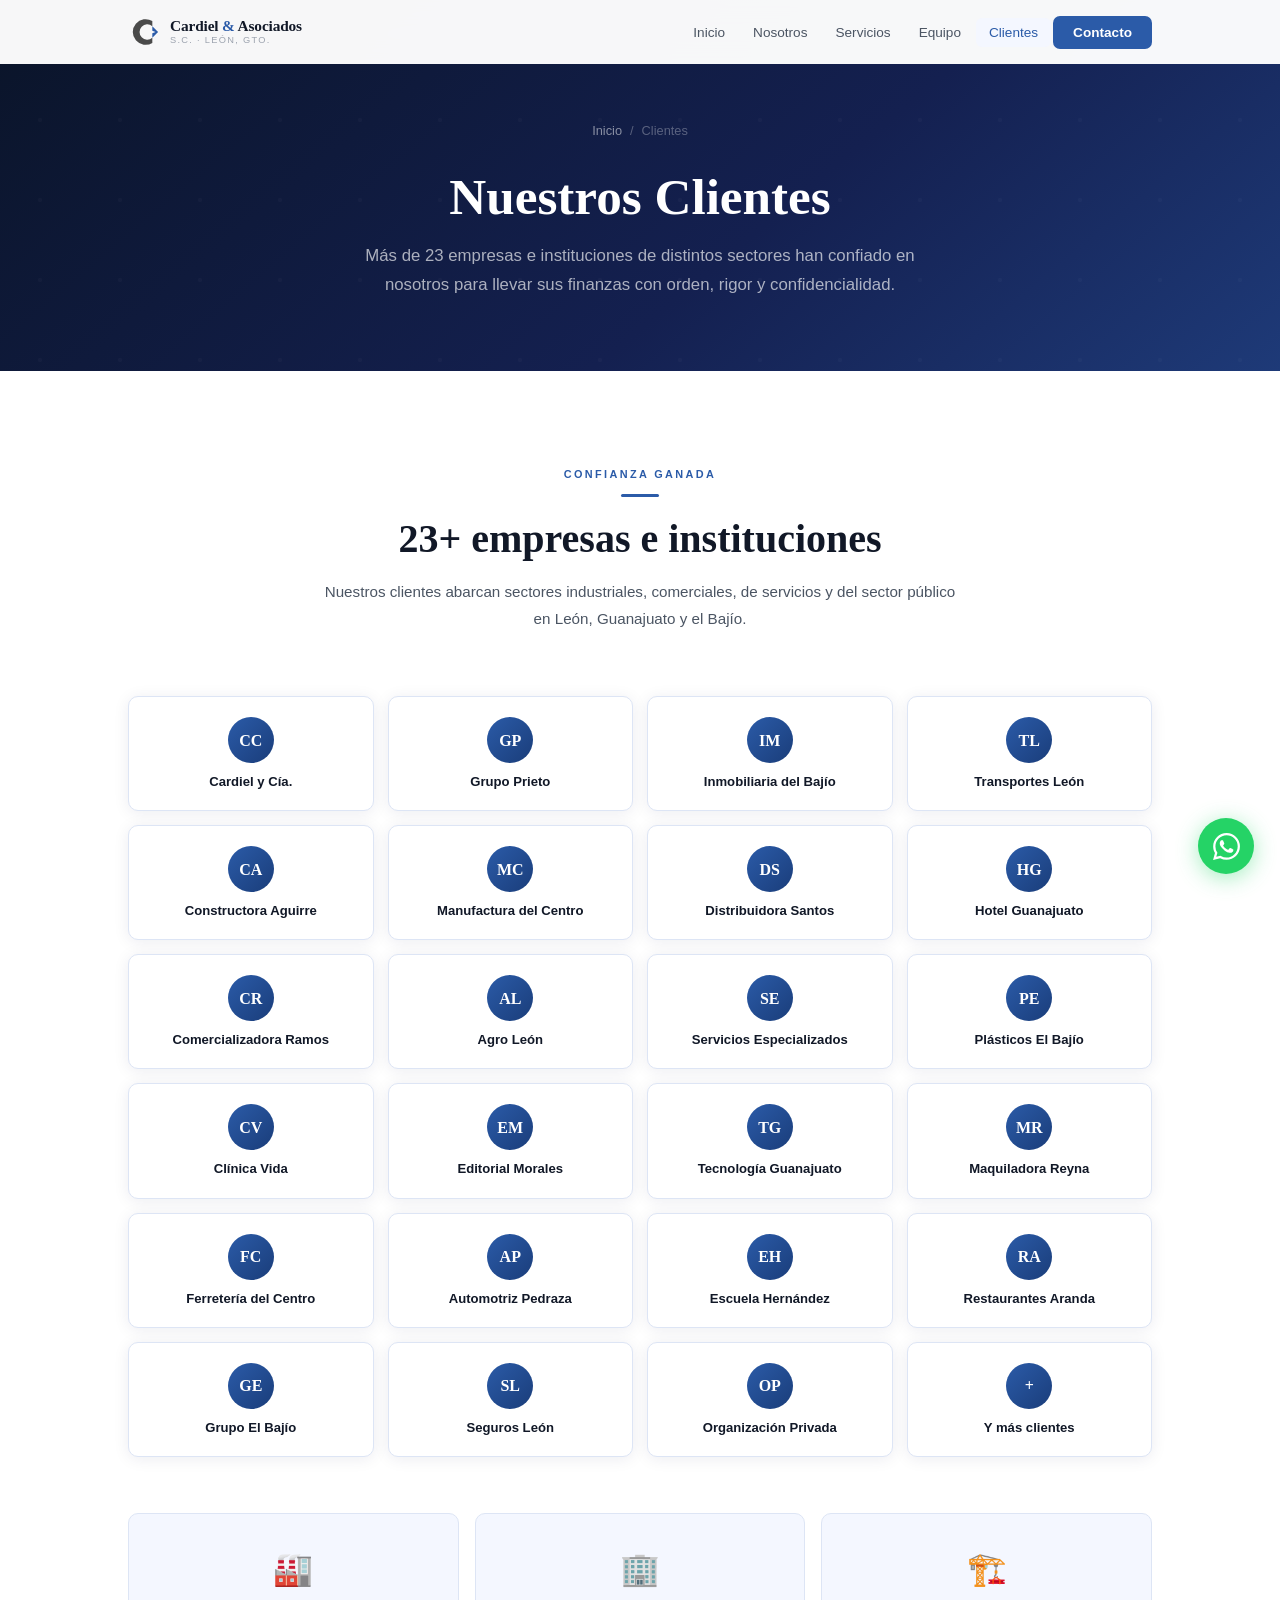
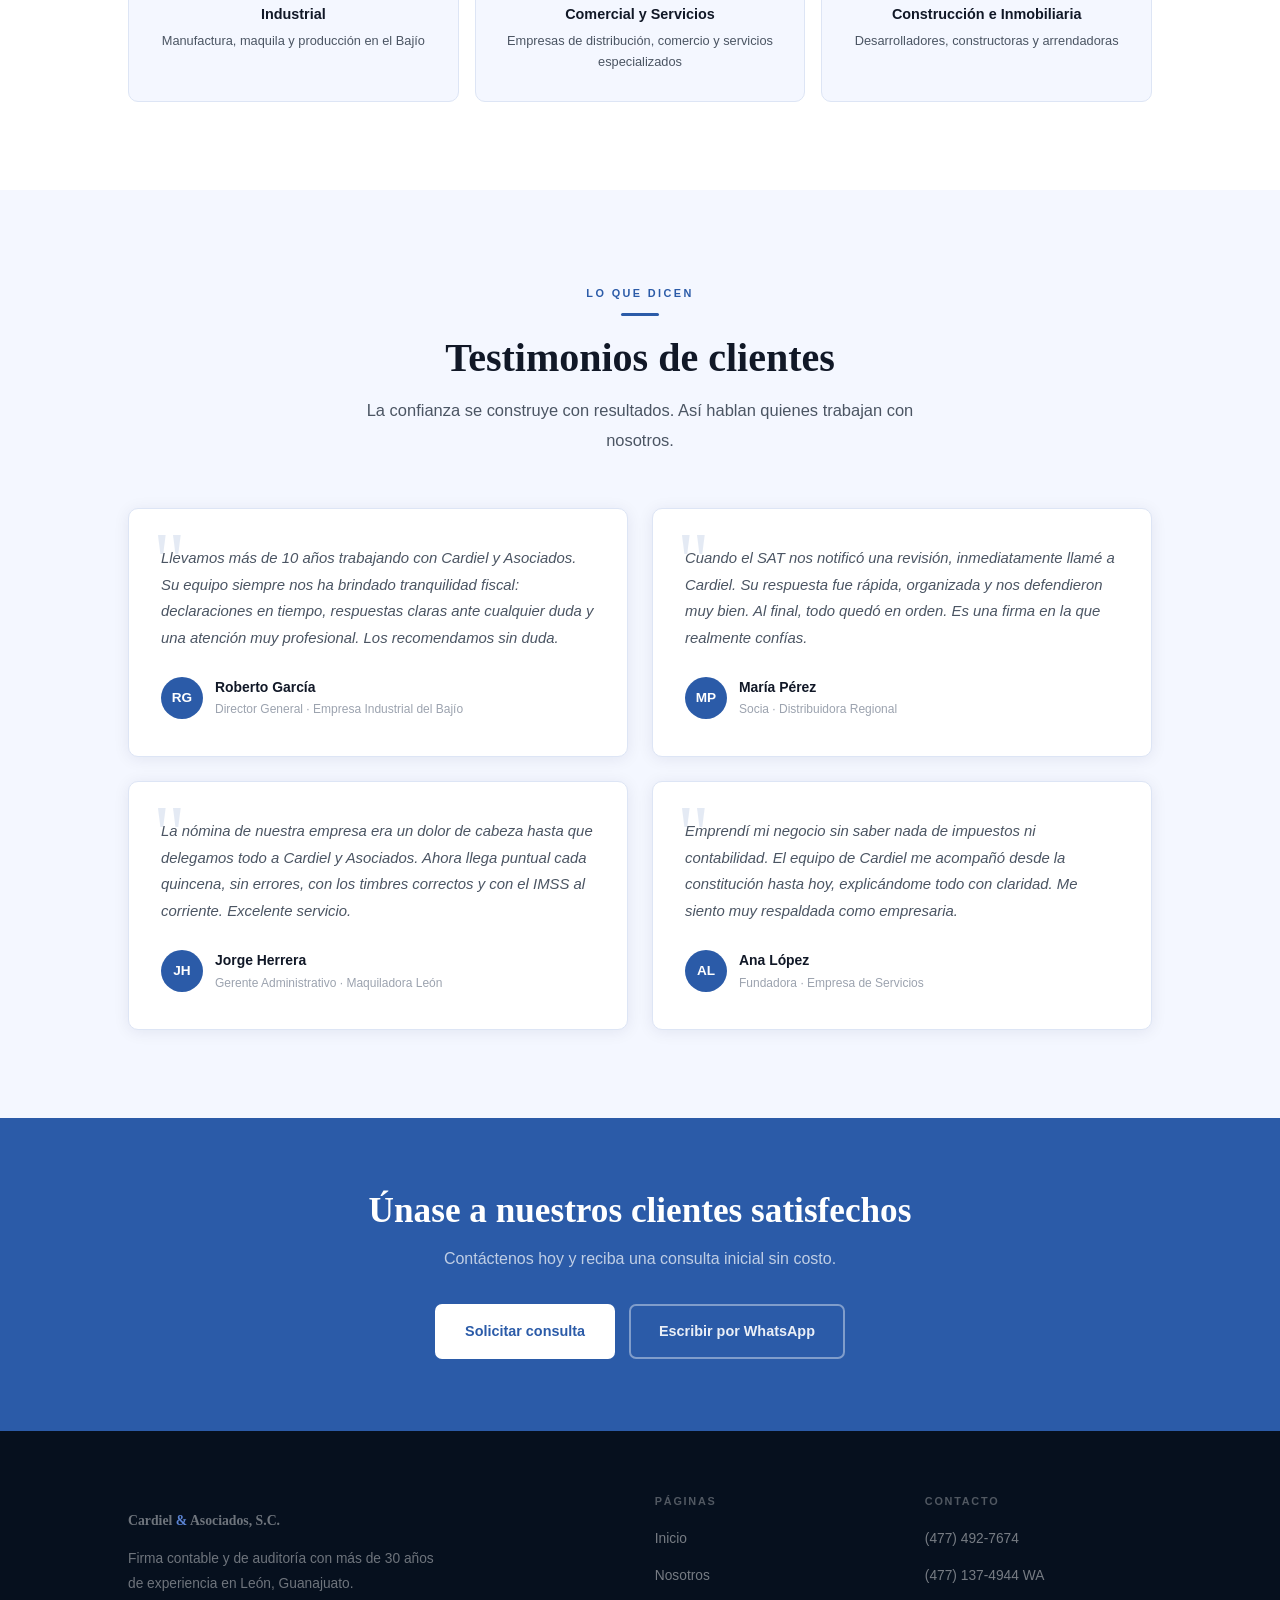
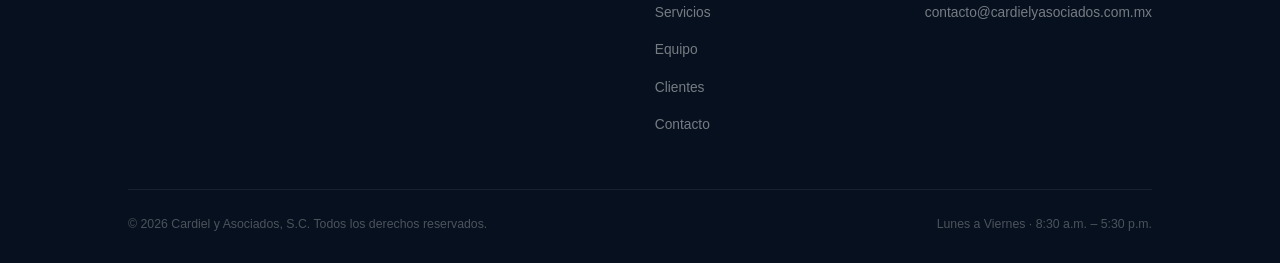
<file: clientes.html>
<!doctype html>
<html lang="es">
<head>
<meta charset="UTF-8"/>
<meta name="viewport" content="width=device-width,initial-scale=1"/>
<title>Clientes — Cardiel &amp; Asociados</title>
<link rel="stylesheet" href="style.css"/>
<style>
.clients-intro { text-align: center; max-width: 640px; margin: 0 auto 64px; }
.clients-grid { display: grid; grid-template-columns: repeat(4, 1fr); gap: 14px; }
.client-chip {
  background: var(--bg); border: 1px solid var(--border);
  border-radius: var(--radius); padding: 20px 16px;
  text-align: center; box-shadow: var(--shadow);
  transition: all var(--tr); display: flex; flex-direction: column; align-items: center; gap: 10px;
}
.client-chip:hover { border-color: var(--blue); transform: translateY(-3px); box-shadow: var(--shadow-lg); }
.client-initial {
  width: 46px; height: 46px; border-radius: 50%;
  background: linear-gradient(135deg, var(--blue) 0%, var(--blue-dark) 100%);
  display: flex; align-items: center; justify-content: center;
  font-family: Georgia, serif; font-weight: 700; font-size: 1rem; color: #fff;
}
.client-name { font-size: 0.82rem; font-weight: 600; color: var(--text); line-height: 1.3; }
.sectors-row { display: grid; grid-template-columns: repeat(3, 1fr); gap: 16px; margin-top: 56px; }
.sector-card {
  background: var(--bg-alt); border: 1px solid var(--border);
  border-radius: var(--radius); padding: 28px 24px; text-align: center;
}
.sector-icon { font-size: 2rem; margin-bottom: 10px; display: block; }
.sector-card h4 { font-size: 0.9rem; font-weight: 700; font-family: inherit; margin-bottom: 6px; }
.sector-card p { font-size: 0.8rem; color: var(--text-s); }
.testimonials { display: grid; grid-template-columns: 1fr 1fr; gap: 24px; }
.testimonial-card {
  background: var(--bg); border: 1px solid var(--border);
  border-radius: var(--radius); padding: 36px 32px;
  box-shadow: var(--shadow); position: relative;
}
.testimonial-card::before { content: '"'; font-family: Georgia, serif; font-size: 5rem; color: var(--blue); opacity: 0.12; position: absolute; top: 12px; left: 24px; line-height: 1; }
.testimonial-text { font-size: 0.93rem; color: var(--text-s); line-height: 1.8; margin-bottom: 24px; font-style: italic; position: relative; z-index: 1; }
.testimonial-author { display: flex; align-items: center; gap: 12px; }
.author-avatar { width: 42px; height: 42px; border-radius: 50%; background: var(--blue); display: flex; align-items: center; justify-content: center; font-weight: 700; font-size: 0.85rem; color: #fff; flex-shrink: 0; }
.author-name { font-size: 0.87rem; font-weight: 700; }
.author-role { font-size: 0.75rem; color: var(--text-m); }
@media(max-width:900px){ .clients-grid { grid-template-columns: repeat(3,1fr); } .testimonials { grid-template-columns: 1fr; } }
@media(max-width:660px){ .clients-grid { grid-template-columns: repeat(2,1fr); } .sectors-row { grid-template-columns: 1fr 1fr; } }
@media(max-width:420px){ .clients-grid { grid-template-columns: 1fr 1fr; } }
</style>
</head>
<body data-page="clientes">

<nav class="nav">
  <div class="nav-inner">
    <a href="index.html" class="logo-mark">
      <svg class="logo-svg" viewBox="0 0 50 50"><path d="M38,8 A20,20 0 1,0 38,42 L38,34 A12,12 0 1,1 38,16 Z" fill="#4A4A4A"/><path d="M38,16 L47,25 L38,34 L38,27 L43,25 L38,23 Z" fill="#2B5BA8"/></svg>
      <div class="logo-text-block">
        <span class="logo-name">Cardiel <em>&amp;</em> Asociados</span>
        <span class="logo-sub">S.C. · León, Gto.</span>
      </div>
    </a>
    <ul class="nav-links">
      <li><a href="index.html" data-page="inicio">Inicio</a></li>
      <li><a href="nosotros.html" data-page="nosotros">Nosotros</a></li>
      <li><a href="servicios.html" data-page="servicios">Servicios</a></li>
      <li><a href="equipo.html" data-page="equipo">Equipo</a></li>
      <li><a href="clientes.html" data-page="clientes">Clientes</a></li>
      <li><a href="contacto.html" data-page="contacto" class="nav-cta">Contacto</a></li>
    </ul>
    <button class="nav-hamburger" onclick="toggleMenu()">☰</button>
  </div>
</nav>
<div class="mobile-nav" id="mobile-nav">
  <a href="index.html" onclick="closeMenu()">Inicio</a>
  <a href="nosotros.html" onclick="closeMenu()">Nosotros</a>
  <a href="servicios.html" onclick="closeMenu()">Servicios</a>
  <a href="equipo.html" onclick="closeMenu()">Equipo</a>
  <a href="clientes.html" onclick="closeMenu()">Clientes</a>
  <a href="contacto.html" onclick="closeMenu()">Contacto</a>
</div>

<section class="page-hero">
  <div class="wrap page-hero-content">
    <div class="breadcrumb"><a href="index.html">Inicio</a><span>/</span><span class="breadcrumb-current">Clientes</span></div>
    <h1 data-anim>Nuestros Clientes</h1>
    <p data-anim data-d="1">Más de 23 empresas e instituciones de distintos sectores han confiado en nosotros para llevar sus finanzas con orden, rigor y confidencialidad.</p>
  </div>
</section>

<!-- CLIENTES GRID -->
<section class="sec">
  <div class="wrap">
    <div class="clients-intro" data-anim>
      <span class="eyebrow">Confianza ganada</span>
      <div class="rule rule-center"></div>
      <h2 class="h2">23+ empresas e instituciones</h2>
      <p style="color:var(--text-s); font-size:0.95rem; line-height:1.8">Nuestros clientes abarcan sectores industriales, comerciales, de servicios y del sector público en León, Guanajuato y el Bajío.</p>
    </div>
    <div class="clients-grid">
      <div class="client-chip" data-anim data-d="1"><div class="client-initial">CC</div><span class="client-name">Cardiel y Cía.</span></div>
      <div class="client-chip" data-anim data-d="1"><div class="client-initial">GP</div><span class="client-name">Grupo Prieto</span></div>
      <div class="client-chip" data-anim data-d="2"><div class="client-initial">IM</div><span class="client-name">Inmobiliaria del Bajío</span></div>
      <div class="client-chip" data-anim data-d="2"><div class="client-initial">TL</div><span class="client-name">Transportes León</span></div>
      <div class="client-chip" data-anim data-d="3"><div class="client-initial">CA</div><span class="client-name">Constructora Aguirre</span></div>
      <div class="client-chip" data-anim data-d="3"><div class="client-initial">MC</div><span class="client-name">Manufactura del Centro</span></div>
      <div class="client-chip" data-anim data-d="4"><div class="client-initial">DS</div><span class="client-name">Distribuidora Santos</span></div>
      <div class="client-chip" data-anim data-d="4"><div class="client-initial">HG</div><span class="client-name">Hotel Guanajuato</span></div>
      <div class="client-chip" data-anim data-d="1"><div class="client-initial">CR</div><span class="client-name">Comercializadora Ramos</span></div>
      <div class="client-chip" data-anim data-d="1"><div class="client-initial">AL</div><span class="client-name">Agro León</span></div>
      <div class="client-chip" data-anim data-d="2"><div class="client-initial">SE</div><span class="client-name">Servicios Especializados</span></div>
      <div class="client-chip" data-anim data-d="2"><div class="client-initial">PE</div><span class="client-name">Plásticos El Bajío</span></div>
      <div class="client-chip" data-anim data-d="3"><div class="client-initial">CV</div><span class="client-name">Clínica Vida</span></div>
      <div class="client-chip" data-anim data-d="3"><div class="client-initial">EM</div><span class="client-name">Editorial Morales</span></div>
      <div class="client-chip" data-anim data-d="4"><div class="client-initial">TG</div><span class="client-name">Tecnología Guanajuato</span></div>
      <div class="client-chip" data-anim data-d="4"><div class="client-initial">MR</div><span class="client-name">Maquiladora Reyna</span></div>
      <div class="client-chip" data-anim data-d="1"><div class="client-initial">FC</div><span class="client-name">Ferretería del Centro</span></div>
      <div class="client-chip" data-anim data-d="1"><div class="client-initial">AP</div><span class="client-name">Automotriz Pedraza</span></div>
      <div class="client-chip" data-anim data-d="2"><div class="client-initial">EH</div><span class="client-name">Escuela Hernández</span></div>
      <div class="client-chip" data-anim data-d="2"><div class="client-initial">RA</div><span class="client-name">Restaurantes Aranda</span></div>
      <div class="client-chip" data-anim data-d="3"><div class="client-initial">GE</div><span class="client-name">Grupo El Bajío</span></div>
      <div class="client-chip" data-anim data-d="3"><div class="client-initial">SL</div><span class="client-name">Seguros León</span></div>
      <div class="client-chip" data-anim data-d="4"><div class="client-initial">OP</div><span class="client-name">Organización Privada</span></div>
      <div class="client-chip" data-anim data-d="4"><div class="client-initial">+</div><span class="client-name">Y más clientes</span></div>
    </div>
    <div class="sectors-row">
      <div class="sector-card" data-anim data-d="1"><span class="sector-icon">🏭</span><h4>Industrial</h4><p>Manufactura, maquila y producción en el Bajío</p></div>
      <div class="sector-card" data-anim data-d="2"><span class="sector-icon">🏢</span><h4>Comercial y Servicios</h4><p>Empresas de distribución, comercio y servicios especializados</p></div>
      <div class="sector-card" data-anim data-d="3"><span class="sector-icon">🏗️</span><h4>Construcción e Inmobiliaria</h4><p>Desarrolladores, constructoras y arrendadoras</p></div>
    </div>
  </div>
</section>

<!-- TESTIMONIALES -->
<section class="sec sec-alt">
  <div class="wrap">
    <div class="center" style="margin-bottom:48px">
      <span class="eyebrow" data-anim>Lo que dicen</span>
      <div class="rule rule-center" data-anim data-d="1"></div>
      <h2 class="h2" data-anim data-d="1">Testimonios de clientes</h2>
      <p class="lead" data-anim data-d="2">La confianza se construye con resultados. Así hablan quienes trabajan con nosotros.</p>
    </div>
    <div class="testimonials">
      <div class="testimonial-card" data-anim data-d="1">
        <p class="testimonial-text">Llevamos más de 10 años trabajando con Cardiel y Asociados. Su equipo siempre nos ha brindado tranquilidad fiscal: declaraciones en tiempo, respuestas claras ante cualquier duda y una atención muy profesional. Los recomendamos sin duda.</p>
        <div class="testimonial-author">
          <div class="author-avatar">RG</div>
          <div><p class="author-name">Roberto García</p><p class="author-role">Director General · Empresa Industrial del Bajío</p></div>
        </div>
      </div>
      <div class="testimonial-card" data-anim data-d="2">
        <p class="testimonial-text">Cuando el SAT nos notificó una revisión, inmediatamente llamé a Cardiel. Su respuesta fue rápida, organizada y nos defendieron muy bien. Al final, todo quedó en orden. Es una firma en la que realmente confías.</p>
        <div class="testimonial-author">
          <div class="author-avatar">MP</div>
          <div><p class="author-name">María Pérez</p><p class="author-role">Socia · Distribuidora Regional</p></div>
        </div>
      </div>
      <div class="testimonial-card" data-anim data-d="1">
        <p class="testimonial-text">La nómina de nuestra empresa era un dolor de cabeza hasta que delegamos todo a Cardiel y Asociados. Ahora llega puntual cada quincena, sin errores, con los timbres correctos y con el IMSS al corriente. Excelente servicio.</p>
        <div class="testimonial-author">
          <div class="author-avatar">JH</div>
          <div><p class="author-name">Jorge Herrera</p><p class="author-role">Gerente Administrativo · Maquiladora León</p></div>
        </div>
      </div>
      <div class="testimonial-card" data-anim data-d="2">
        <p class="testimonial-text">Emprendí mi negocio sin saber nada de impuestos ni contabilidad. El equipo de Cardiel me acompañó desde la constitución hasta hoy, explicándome todo con claridad. Me siento muy respaldada como empresaria.</p>
        <div class="testimonial-author">
          <div class="author-avatar">AL</div>
          <div><p class="author-name">Ana López</p><p class="author-role">Fundadora · Empresa de Servicios</p></div>
        </div>
      </div>
    </div>
  </div>
</section>

<section class="cta-band">
  <div class="wrap" data-anim>
    <h2>Únase a nuestros clientes satisfechos</h2>
    <p>Contáctenos hoy y reciba una consulta inicial sin costo.</p>
    <div class="cta-btns">
      <a href="contacto.html" class="btn" style="background:#fff;color:var(--blue);">Solicitar consulta</a>
      <a href="https://wa.me/524771374944" class="btn btn-outline-white" target="_blank">Escribir por WhatsApp</a>
    </div>
  </div>
</section>

<footer>
  <div class="wrap">
    <div class="footer-grid">
      <div class="footer-brand">
        <p class="footer-brand-name">Cardiel <em>&amp;</em> Asociados, S.C.</p>
        <p>Firma contable y de auditoría con más de 30 años de experiencia en León, Guanajuato.</p>
      </div>
      <div class="footer-col"><h4>Páginas</h4><ul><li><a href="index.html">Inicio</a></li><li><a href="nosotros.html">Nosotros</a></li><li><a href="servicios.html">Servicios</a></li><li><a href="equipo.html">Equipo</a></li><li><a href="clientes.html">Clientes</a></li><li><a href="contacto.html">Contacto</a></li></ul></div>
      <div class="footer-col"><h4>Contacto</h4><ul><li><a href="tel:4774927674">(477) 492-7674</a></li><li><a href="https://wa.me/524771374944">(477) 137-4944 WA</a></li><li><a href="mailto:contacto@cardielyasociados.com.mx">contacto@cardielyasociados.com.mx</a></li></ul></div>
    </div>
    <div class="footer-bottom"><p class="footer-copy">© 2026 Cardiel y Asociados, S.C. Todos los derechos reservados.</p><p class="footer-copy">Lunes a Viernes · 8:30 a.m. – 5:30 p.m.</p></div>
  </div>
</footer>

<a href="https://wa.me/524771374944" class="wa" target="_blank" aria-label="WhatsApp"><svg viewBox="0 0 24 24"><path d="M17.472 14.382c-.297-.149-1.758-.867-2.03-.967-.273-.099-.471-.148-.67.15-.197.297-.767.966-.94 1.164-.173.199-.347.223-.644.075-.297-.15-1.255-.463-2.39-1.475-.883-.788-1.48-1.761-1.653-2.059-.173-.297-.018-.458.13-.606.134-.133.298-.347.446-.52.149-.174.198-.298.298-.497.099-.198.05-.371-.025-.52-.075-.149-.669-1.612-.916-2.207-.242-.579-.487-.5-.669-.51-.173-.008-.371-.01-.57-.01-.198 0-.52.074-.792.372-.272.297-1.04 1.016-1.04 2.479 0 1.462 1.065 2.875 1.213 3.074.149.198 2.096 3.2 5.077 4.487.709.306 1.262.489 1.694.625.712.227 1.36.195 1.871.118.571-.085 1.758-.719 2.006-1.413.248-.694.248-1.289.173-1.413-.074-.124-.272-.198-.57-.347m-5.421 7.403h-.004a9.87 9.87 0 01-5.031-1.378l-.361-.214-3.741.982.998-3.648-.235-.374a9.86 9.86 0 01-1.51-5.26c.001-5.45 4.436-9.884 9.888-9.884 2.64 0 5.122 1.03 6.988 2.898a9.825 9.825 0 012.893 6.994c-.003 5.45-4.437 9.884-9.885 9.884m8.413-18.297A11.815 11.815 0 0012.05 0C5.495 0 .16 5.335.157 11.892c0 2.096.547 4.142 1.588 5.945L.057 24l6.305-1.654a11.882 11.882 0 005.683 1.448h.005c6.554 0 11.89-5.335 11.893-11.893a11.821 11.821 0 00-3.48-8.413z"/></svg></a>
<script src="main.js"></script>
</body>
</html>
</file>
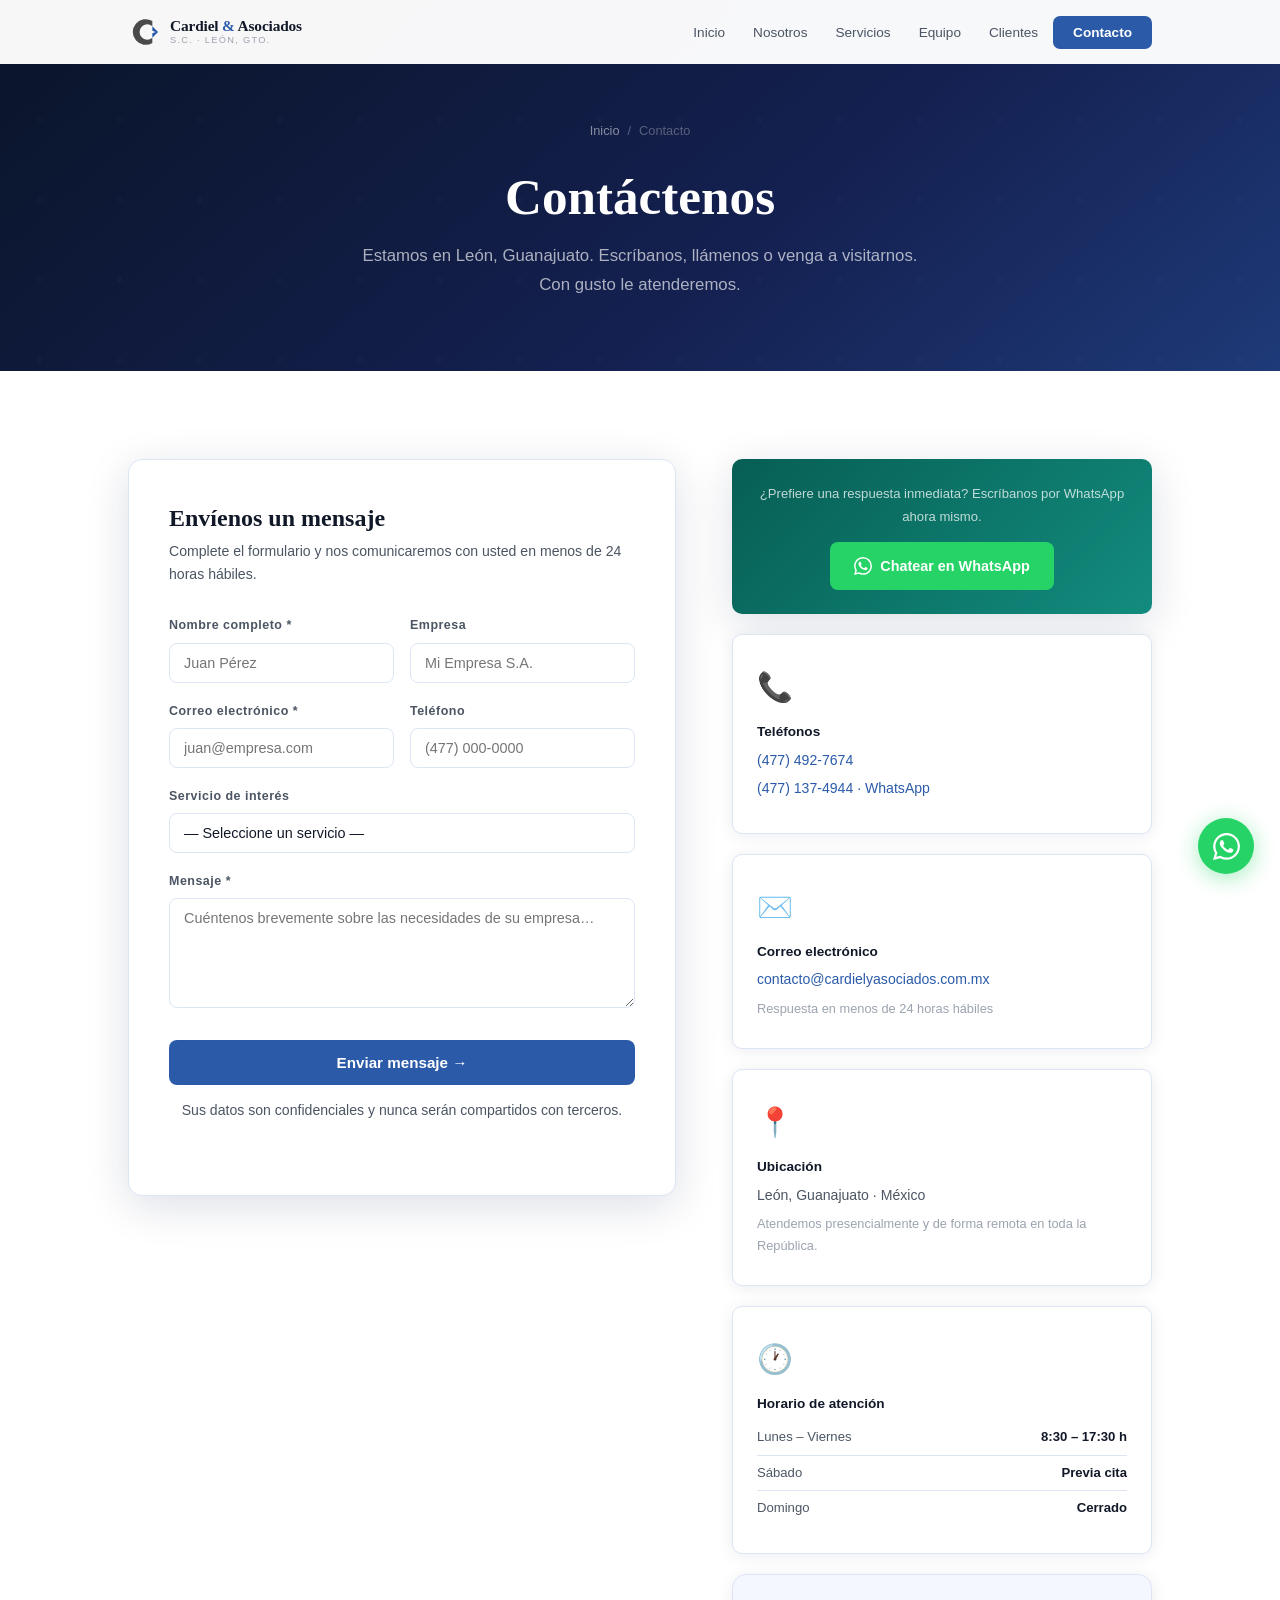
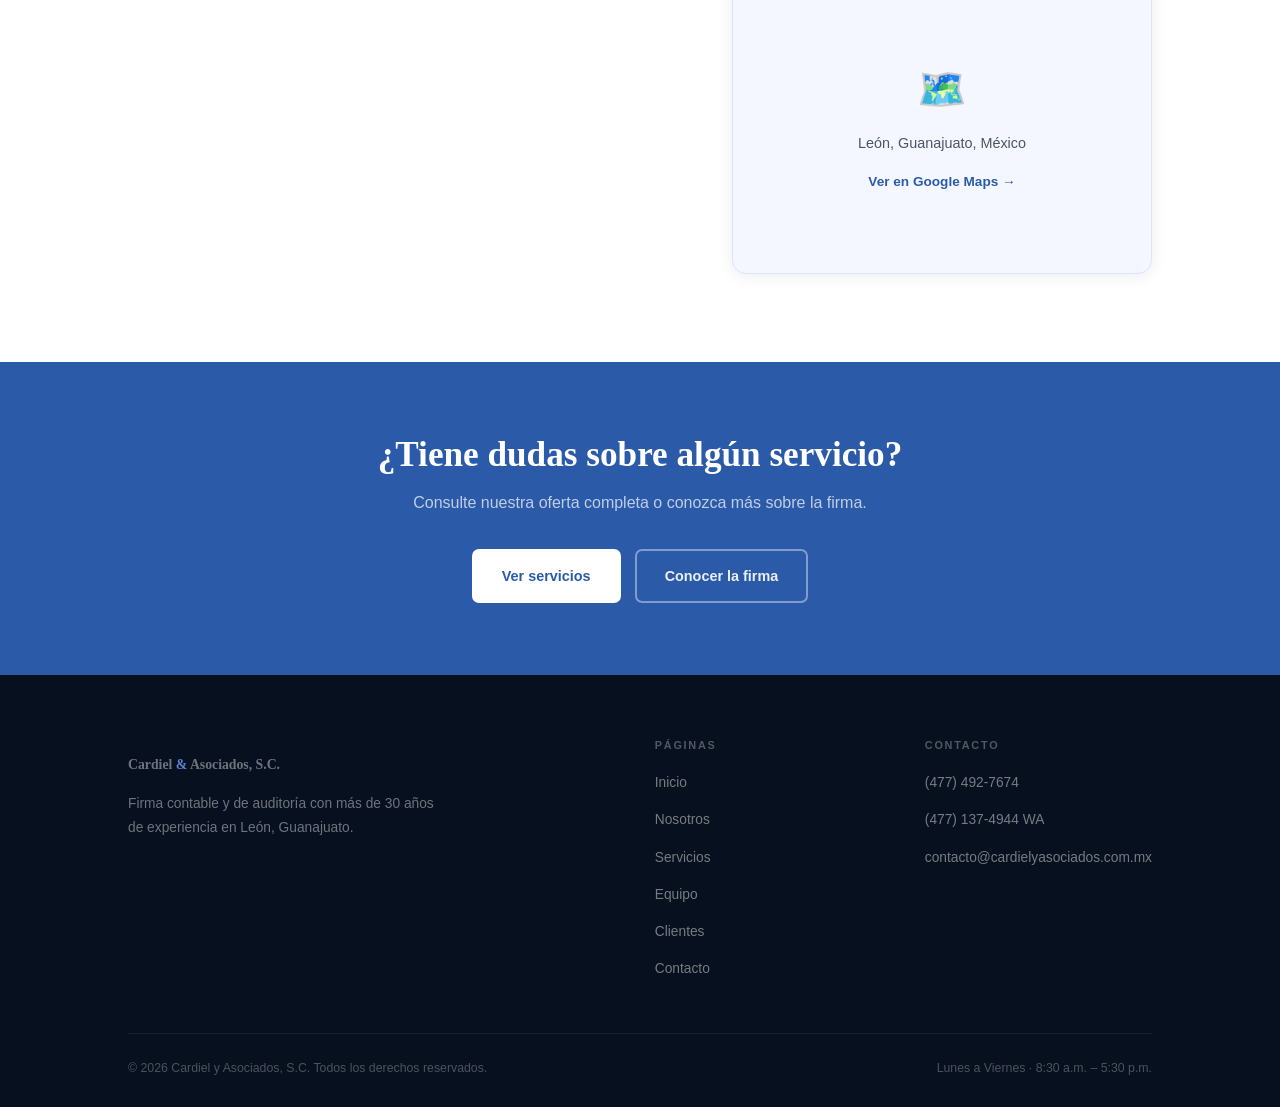
<file: contacto.html>
<!doctype html>
<html lang="es">
<head>
<meta charset="UTF-8"/>
<meta name="viewport" content="width=device-width,initial-scale=1"/>
<title>Contacto — Cardiel &amp; Asociados</title>
<link rel="stylesheet" href="style.css"/>
<style>
.contact-layout { display: grid; grid-template-columns: 1fr 420px; gap: 56px; align-items: start; }
.contact-form-wrap {
  background: var(--bg); border: 1px solid var(--border);
  border-radius: 14px; padding: 44px 40px; box-shadow: var(--shadow-lg);
}
.contact-form-wrap h2 { font-size: 1.5rem; margin-bottom: 6px; }
.contact-form-wrap p { font-size: 0.88rem; color: var(--text-s); margin-bottom: 28px; }
.form-group { margin-bottom: 18px; }
.form-row { display: grid; grid-template-columns: 1fr 1fr; gap: 16px; }
label { display: block; font-size: 0.78rem; font-weight: 700; color: var(--text-s); margin-bottom: 6px; letter-spacing: 0.04em; }
input, select, textarea {
  width: 100%; border: 1.5px solid var(--border); border-radius: 8px;
  padding: 11px 14px; font-size: 0.9rem; font-family: inherit;
  color: var(--text); background: var(--bg);
  transition: border-color var(--tr), box-shadow var(--tr);
  outline: none; appearance: none;
}
input:focus, select:focus, textarea:focus { border-color: var(--blue); box-shadow: 0 0 0 3px rgba(43,91,168,0.12); }
textarea { resize: vertical; min-height: 110px; }
.form-submit {
  width: 100%; padding: 14px; background: var(--blue); color: #fff;
  border: none; border-radius: 8px; font-size: 0.95rem; font-weight: 700;
  cursor: pointer; transition: all var(--tr); margin-top: 6px;
}
.form-submit:hover { background: var(--blue-dark); transform: translateY(-1px); box-shadow: 0 6px 20px rgba(43,91,168,0.35); }
.form-note { font-size: 0.75rem; color: var(--text-m); text-align: center; margin-top: 14px; }
.contact-aside { display: flex; flex-direction: column; gap: 20px; }
.contact-card {
  background: var(--bg); border: 1px solid var(--border);
  border-radius: var(--radius); padding: 28px 24px; box-shadow: var(--shadow);
}
.contact-card-icon { font-size: 1.8rem; margin-bottom: 12px; display: block; }
.contact-card h4 { font-size: 0.85rem; font-weight: 700; margin-bottom: 8px; font-family: inherit; }
.contact-card a, .contact-card p { font-size: 0.88rem; color: var(--text-s); display: block; }
.contact-card a { color: var(--blue); margin-bottom: 4px; }
.contact-card a:hover { color: var(--blue-dark); }
.hours-row { display: flex; justify-content: space-between; font-size: 0.82rem; padding: 6px 0; border-bottom: 1px solid var(--border); }
.hours-row:last-child { border: none; }
.hours-row span:first-child { color: var(--text-s); }
.hours-row span:last-child { font-weight: 600; }
.wa-card {
  background: linear-gradient(135deg, #075E54 0%, #128C7E 100%);
  border-radius: var(--radius); padding: 24px; text-align: center;
  box-shadow: var(--shadow-lg);
}
.wa-card p { color: rgba(255,255,255,0.75); font-size: 0.82rem; margin-bottom: 14px; }
.wa-btn {
  display: inline-flex; align-items: center; gap: 8px;
  background: #25D366; color: #fff; font-weight: 700;
  padding: 12px 24px; border-radius: 8px; font-size: 0.9rem;
  transition: all var(--tr);
}
.wa-btn:hover { background: #1ebc5a; color: #fff; transform: translateY(-1px); }
.wa-btn svg { width: 18px; height: 18px; fill: #fff; }
.map-wrap {
  border-radius: 14px; overflow: hidden; border: 1px solid var(--border);
  box-shadow: var(--shadow); background: var(--bg-alt);
  height: 300px; display: flex; align-items: center; justify-content: center;
}
.map-placeholder { text-align: center; padding: 32px; }
.map-placeholder p { font-size: 0.9rem; color: var(--text-s); margin-top: 8px; }
.map-placeholder a { display: inline-block; margin-top: 14px; font-size: 0.85rem; font-weight: 600; color: var(--blue); }
#form-success { display: none; text-align: center; padding: 40px 20px; }
#form-success h3 { color: var(--blue); margin-bottom: 10px; }
#form-success p { font-size: 0.9rem; color: var(--text-s); }
@media(max-width:900px){ .contact-layout { grid-template-columns: 1fr; } .form-row { grid-template-columns: 1fr; } }
@media(max-width:560px){ .contact-form-wrap { padding: 28px 22px; } }
</style>
</head>
<body data-page="contacto">

<nav class="nav">
  <div class="nav-inner">
    <a href="index.html" class="logo-mark">
      <svg class="logo-svg" viewBox="0 0 50 50"><path d="M38,8 A20,20 0 1,0 38,42 L38,34 A12,12 0 1,1 38,16 Z" fill="#4A4A4A"/><path d="M38,16 L47,25 L38,34 L38,27 L43,25 L38,23 Z" fill="#2B5BA8"/></svg>
      <div class="logo-text-block">
        <span class="logo-name">Cardiel <em>&amp;</em> Asociados</span>
        <span class="logo-sub">S.C. · León, Gto.</span>
      </div>
    </a>
    <ul class="nav-links">
      <li><a href="index.html" data-page="inicio">Inicio</a></li>
      <li><a href="nosotros.html" data-page="nosotros">Nosotros</a></li>
      <li><a href="servicios.html" data-page="servicios">Servicios</a></li>
      <li><a href="equipo.html" data-page="equipo">Equipo</a></li>
      <li><a href="clientes.html" data-page="clientes">Clientes</a></li>
      <li><a href="contacto.html" data-page="contacto" class="nav-cta">Contacto</a></li>
    </ul>
    <button class="nav-hamburger" onclick="toggleMenu()">☰</button>
  </div>
</nav>
<div class="mobile-nav" id="mobile-nav">
  <a href="index.html" onclick="closeMenu()">Inicio</a>
  <a href="nosotros.html" onclick="closeMenu()">Nosotros</a>
  <a href="servicios.html" onclick="closeMenu()">Servicios</a>
  <a href="equipo.html" onclick="closeMenu()">Equipo</a>
  <a href="clientes.html" onclick="closeMenu()">Clientes</a>
  <a href="contacto.html" onclick="closeMenu()">Contacto</a>
</div>

<section class="page-hero">
  <div class="wrap page-hero-content">
    <div class="breadcrumb"><a href="index.html">Inicio</a><span>/</span><span class="breadcrumb-current">Contacto</span></div>
    <h1 data-anim>Contáctenos</h1>
    <p data-anim data-d="1">Estamos en León, Guanajuato. Escríbanos, llámenos o venga a visitarnos. Con gusto le atenderemos.</p>
  </div>
</section>

<section class="sec">
  <div class="wrap">
    <div class="contact-layout">

      <!-- FORM -->
      <div data-anim-l>
        <div class="contact-form-wrap">
          <div id="form-fields">
            <h2>Envíenos un mensaje</h2>
            <p>Complete el formulario y nos comunicaremos con usted en menos de 24 horas hábiles.</p>
            <form id="contact-form" onsubmit="handleSubmit(event)">
              <div class="form-row">
                <div class="form-group">
                  <label for="nombre">Nombre completo *</label>
                  <input type="text" id="nombre" name="nombre" placeholder="Juan Pérez" required/>
                </div>
                <div class="form-group">
                  <label for="empresa">Empresa</label>
                  <input type="text" id="empresa" name="empresa" placeholder="Mi Empresa S.A."/>
                </div>
              </div>
              <div class="form-row">
                <div class="form-group">
                  <label for="email">Correo electrónico *</label>
                  <input type="email" id="email" name="email" placeholder="juan@empresa.com" required/>
                </div>
                <div class="form-group">
                  <label for="telefono">Teléfono</label>
                  <input type="tel" id="telefono" name="telefono" placeholder="(477) 000-0000"/>
                </div>
              </div>
              <div class="form-group">
                <label for="servicio">Servicio de interés</label>
                <select id="servicio" name="servicio">
                  <option value="">— Seleccione un servicio —</option>
                  <option>Auditoría de estados financieros</option>
                  <option>Asesoría e implementación fiscal</option>
                  <option>Contabilidad general</option>
                  <option>Nómina y seguridad social</option>
                  <option>Contabilidad de costos</option>
                  <option>Constitución de empresas</option>
                  <option>Otro / Consulta general</option>
                </select>
              </div>
              <div class="form-group">
                <label for="mensaje">Mensaje *</label>
                <textarea id="mensaje" name="mensaje" placeholder="Cuéntenos brevemente sobre las necesidades de su empresa…" required></textarea>
              </div>
              <button type="submit" class="form-submit">Enviar mensaje →</button>
              <p class="form-note">Sus datos son confidenciales y nunca serán compartidos con terceros.</p>
            </form>
          </div>
          <div id="form-success">
            <div style="font-size:3rem;margin-bottom:16px">✅</div>
            <h3>¡Mensaje enviado!</h3>
            <p>Gracias por contactarnos. Le responderemos en menos de 24 horas hábiles al correo que nos proporcionó.</p>
            <p style="margin-top:12px">También puede escribirnos directamente por WhatsApp al <a href="https://wa.me/524771374944" style="color:var(--blue);font-weight:600">(477) 137-4944</a>.</p>
          </div>
        </div>
      </div>

      <!-- ASIDE -->
      <div class="contact-aside" data-anim-r>

        <div class="wa-card">
          <p>¿Prefiere una respuesta inmediata? Escríbanos por WhatsApp ahora mismo.</p>
          <a href="https://wa.me/524771374944" class="wa-btn" target="_blank">
            <svg viewBox="0 0 24 24"><path d="M17.472 14.382c-.297-.149-1.758-.867-2.03-.967-.273-.099-.471-.148-.67.15-.197.297-.767.966-.94 1.164-.173.199-.347.223-.644.075-.297-.15-1.255-.463-2.39-1.475-.883-.788-1.48-1.761-1.653-2.059-.173-.297-.018-.458.13-.606.134-.133.298-.347.446-.52.149-.174.198-.298.298-.497.099-.198.05-.371-.025-.52-.075-.149-.669-1.612-.916-2.207-.242-.579-.487-.5-.669-.51-.173-.008-.371-.01-.57-.01-.198 0-.52.074-.792.372-.272.297-1.04 1.016-1.04 2.479 0 1.462 1.065 2.875 1.213 3.074.149.198 2.096 3.2 5.077 4.487.709.306 1.262.489 1.694.625.712.227 1.36.195 1.871.118.571-.085 1.758-.719 2.006-1.413.248-.694.248-1.289.173-1.413-.074-.124-.272-.198-.57-.347m-5.421 7.403h-.004a9.87 9.87 0 01-5.031-1.378l-.361-.214-3.741.982.998-3.648-.235-.374a9.86 9.86 0 01-1.51-5.26c.001-5.45 4.436-9.884 9.888-9.884 2.64 0 5.122 1.03 6.988 2.898a9.825 9.825 0 012.893 6.994c-.003 5.45-4.437 9.884-9.885 9.884m8.413-18.297A11.815 11.815 0 0012.05 0C5.495 0 .16 5.335.157 11.892c0 2.096.547 4.142 1.588 5.945L.057 24l6.305-1.654a11.882 11.882 0 005.683 1.448h.005c6.554 0 11.89-5.335 11.893-11.893a11.821 11.821 0 00-3.48-8.413z"/></svg>
            Chatear en WhatsApp
          </a>
        </div>

        <div class="contact-card">
          <span class="contact-card-icon">📞</span>
          <h4>Teléfonos</h4>
          <a href="tel:4774927674">(477) 492-7674</a>
          <a href="https://wa.me/524771374944">(477) 137-4944 · WhatsApp</a>
        </div>

        <div class="contact-card">
          <span class="contact-card-icon">✉️</span>
          <h4>Correo electrónico</h4>
          <a href="mailto:contacto@cardielyasociados.com.mx">contacto@cardielyasociados.com.mx</a>
          <p style="margin-top:6px;font-size:0.8rem;color:var(--text-m)">Respuesta en menos de 24 horas hábiles</p>
        </div>

        <div class="contact-card">
          <span class="contact-card-icon">📍</span>
          <h4>Ubicación</h4>
          <p>León, Guanajuato · México</p>
          <p style="margin-top:6px;font-size:0.8rem;color:var(--text-m)">Atendemos presencialmente y de forma remota en toda la República.</p>
        </div>

        <div class="contact-card">
          <span class="contact-card-icon">🕐</span>
          <h4>Horario de atención</h4>
          <div class="hours-row"><span>Lunes – Viernes</span><span>8:30 – 17:30 h</span></div>
          <div class="hours-row"><span>Sábado</span><span>Previa cita</span></div>
          <div class="hours-row"><span>Domingo</span><span>Cerrado</span></div>
        </div>

        <div class="map-wrap">
          <div class="map-placeholder">
            <span style="font-size:2.5rem">🗺️</span>
            <p>León, Guanajuato, México</p>
            <a href="https://maps.google.com/?q=León,+Guanajuato,+México" target="_blank" rel="noopener">Ver en Google Maps →</a>
          </div>
        </div>

      </div>
    </div>
  </div>
</section>

<section class="cta-band">
  <div class="wrap" data-anim>
    <h2>¿Tiene dudas sobre algún servicio?</h2>
    <p>Consulte nuestra oferta completa o conozca más sobre la firma.</p>
    <div class="cta-btns">
      <a href="servicios.html" class="btn" style="background:#fff;color:var(--blue);">Ver servicios</a>
      <a href="nosotros.html" class="btn btn-outline-white">Conocer la firma</a>
    </div>
  </div>
</section>

<footer>
  <div class="wrap">
    <div class="footer-grid">
      <div class="footer-brand">
        <p class="footer-brand-name">Cardiel <em>&amp;</em> Asociados, S.C.</p>
        <p>Firma contable y de auditoría con más de 30 años de experiencia en León, Guanajuato.</p>
      </div>
      <div class="footer-col"><h4>Páginas</h4><ul><li><a href="index.html">Inicio</a></li><li><a href="nosotros.html">Nosotros</a></li><li><a href="servicios.html">Servicios</a></li><li><a href="equipo.html">Equipo</a></li><li><a href="clientes.html">Clientes</a></li><li><a href="contacto.html">Contacto</a></li></ul></div>
      <div class="footer-col"><h4>Contacto</h4><ul><li><a href="tel:4774927674">(477) 492-7674</a></li><li><a href="https://wa.me/524771374944">(477) 137-4944 WA</a></li><li><a href="mailto:contacto@cardielyasociados.com.mx">contacto@cardielyasociados.com.mx</a></li></ul></div>
    </div>
    <div class="footer-bottom"><p class="footer-copy">© 2026 Cardiel y Asociados, S.C. Todos los derechos reservados.</p><p class="footer-copy">Lunes a Viernes · 8:30 a.m. – 5:30 p.m.</p></div>
  </div>
</footer>

<a href="https://wa.me/524771374944" class="wa" target="_blank" aria-label="WhatsApp"><svg viewBox="0 0 24 24"><path d="M17.472 14.382c-.297-.149-1.758-.867-2.03-.967-.273-.099-.471-.148-.67.15-.197.297-.767.966-.94 1.164-.173.199-.347.223-.644.075-.297-.15-1.255-.463-2.39-1.475-.883-.788-1.48-1.761-1.653-2.059-.173-.297-.018-.458.13-.606.134-.133.298-.347.446-.52.149-.174.198-.298.298-.497.099-.198.05-.371-.025-.52-.075-.149-.669-1.612-.916-2.207-.242-.579-.487-.5-.669-.51-.173-.008-.371-.01-.57-.01-.198 0-.52.074-.792.372-.272.297-1.04 1.016-1.04 2.479 0 1.462 1.065 2.875 1.213 3.074.149.198 2.096 3.2 5.077 4.487.709.306 1.262.489 1.694.625.712.227 1.36.195 1.871.118.571-.085 1.758-.719 2.006-1.413.248-.694.248-1.289.173-1.413-.074-.124-.272-.198-.57-.347m-5.421 7.403h-.004a9.87 9.87 0 01-5.031-1.378l-.361-.214-3.741.982.998-3.648-.235-.374a9.86 9.86 0 01-1.51-5.26c.001-5.45 4.436-9.884 9.888-9.884 2.64 0 5.122 1.03 6.988 2.898a9.825 9.825 0 012.893 6.994c-.003 5.45-4.437 9.884-9.885 9.884m8.413-18.297A11.815 11.815 0 0012.05 0C5.495 0 .16 5.335.157 11.892c0 2.096.547 4.142 1.588 5.945L.057 24l6.305-1.654a11.882 11.882 0 005.683 1.448h.005c6.554 0 11.89-5.335 11.893-11.893a11.821 11.821 0 00-3.48-8.413z"/></svg></a>

<script src="main.js"></script>
<script>
function handleSubmit(e) {
  e.preventDefault();
  document.getElementById('form-fields').style.display = 'none';
  document.getElementById('form-success').style.display = 'block';
}
</script>
</body>
</html>
</file>
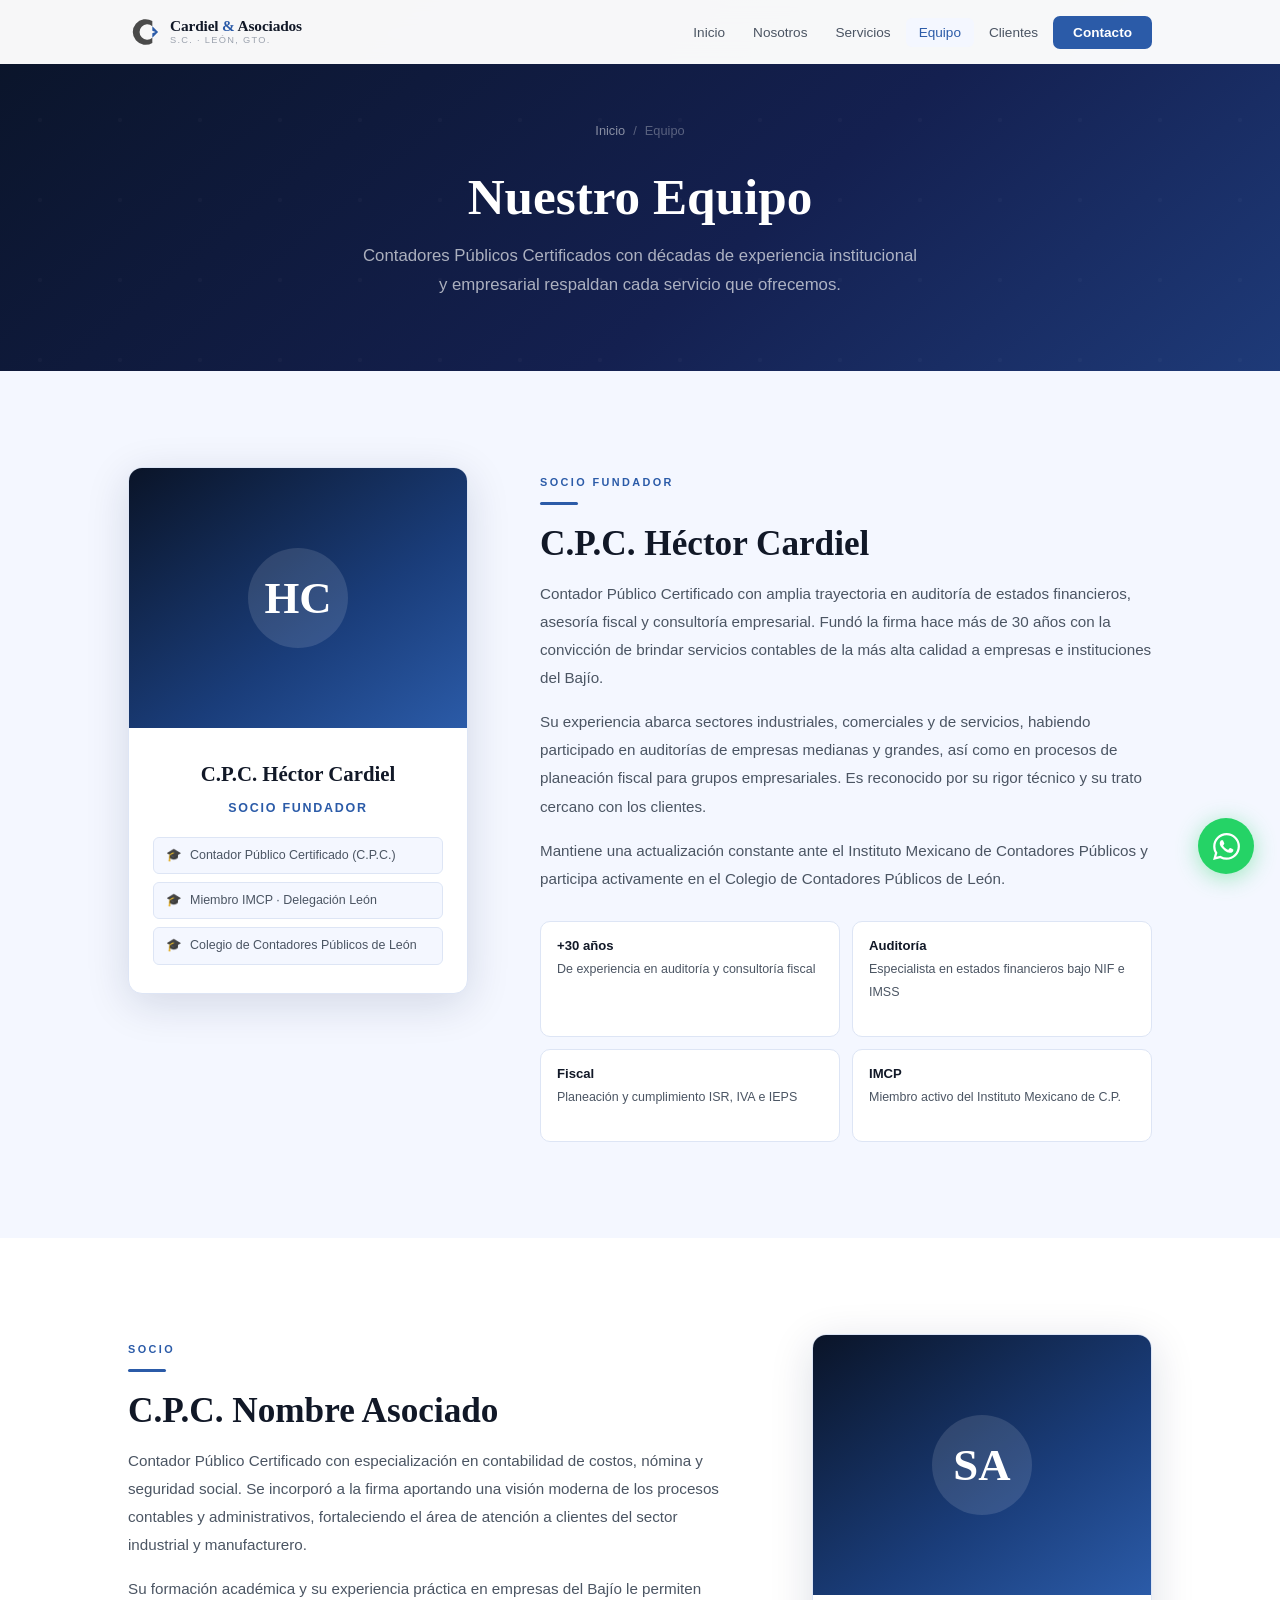
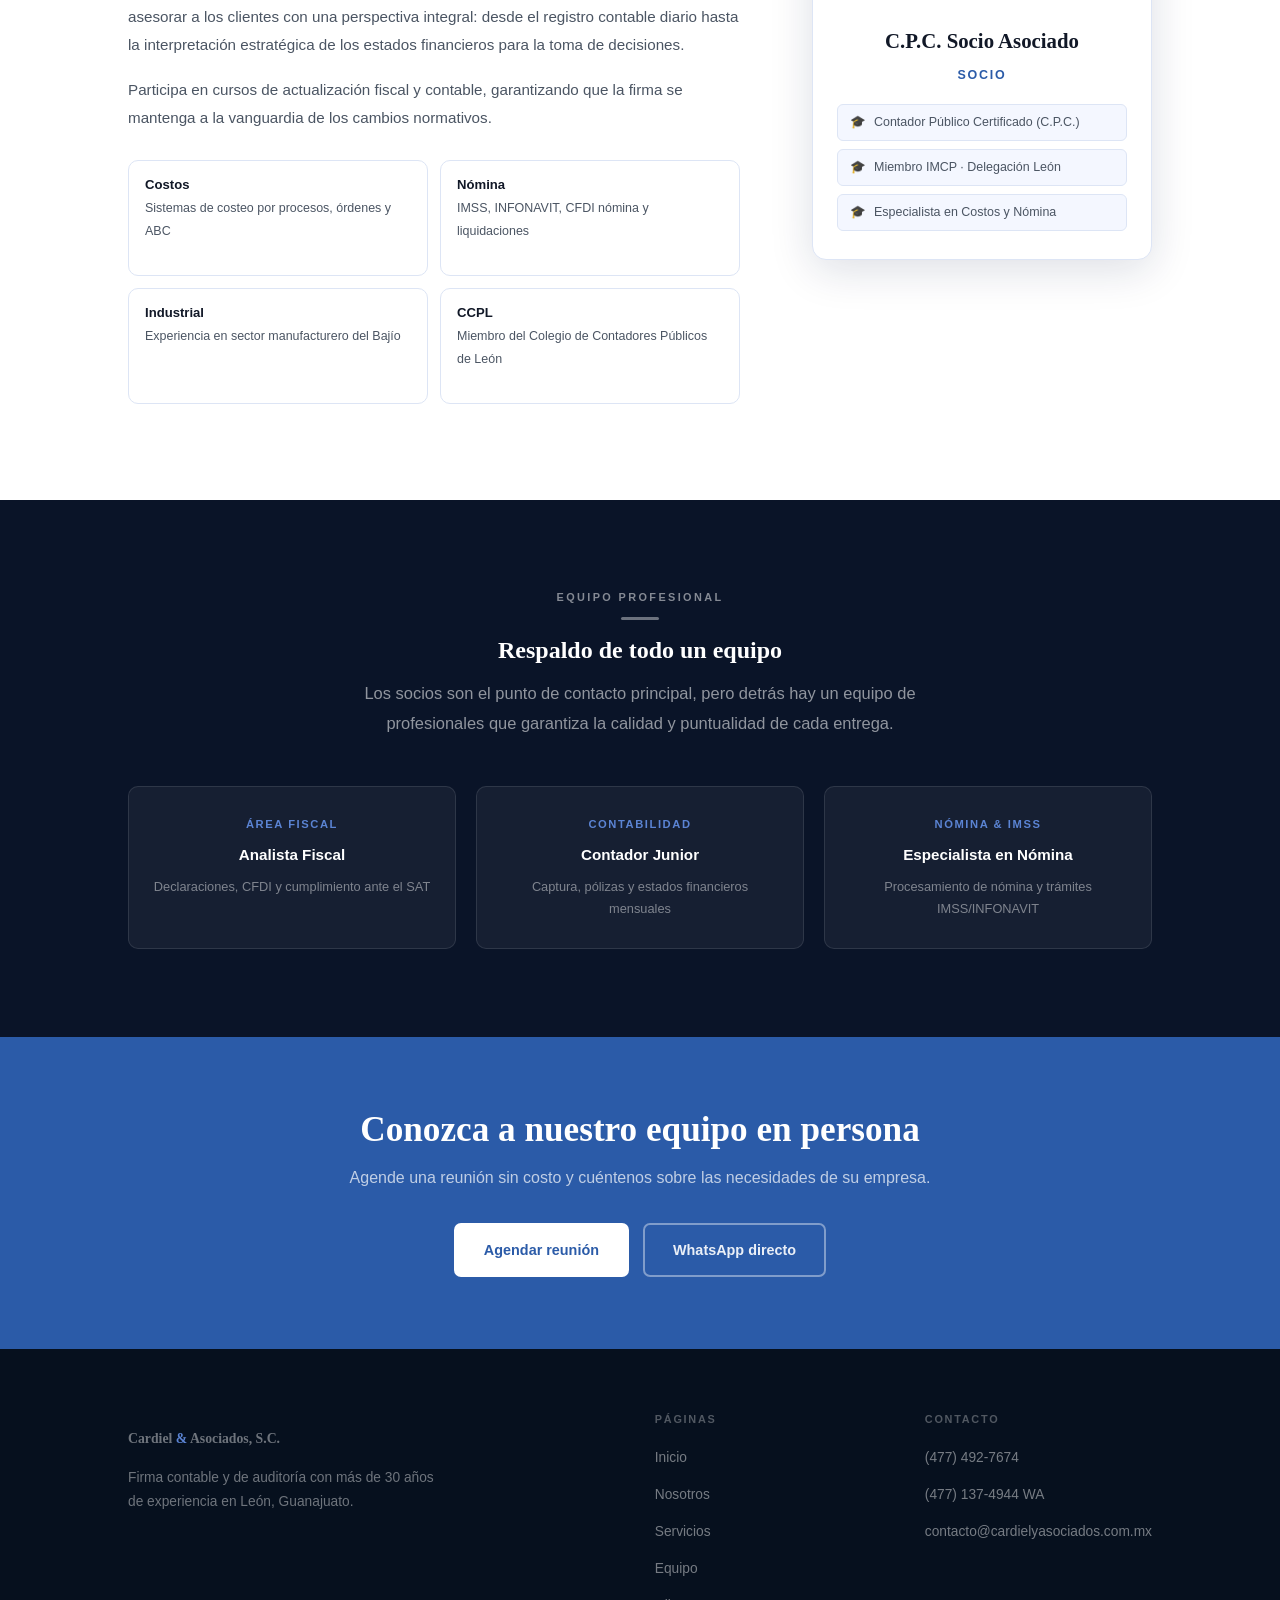
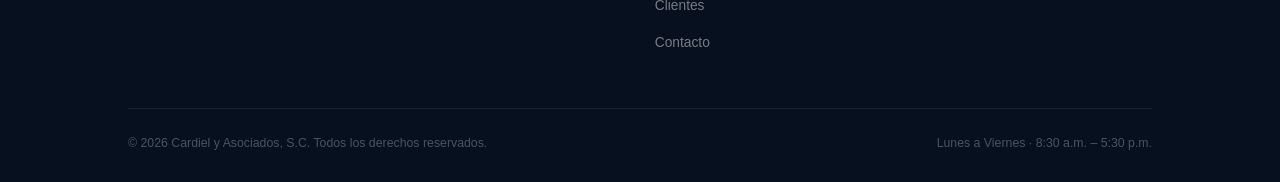
<file: equipo.html>
<!doctype html>
<html lang="es">
<head>
<meta charset="UTF-8"/>
<meta name="viewport" content="width=device-width,initial-scale=1"/>
<title>Equipo — Cardiel &amp; Asociados</title>
<link rel="stylesheet" href="style.css"/>
<style>
.partner-block { padding: 96px 0; }
.partner-block:nth-child(even) { background: var(--bg-alt); }
.partner-inner { display: grid; grid-template-columns: 340px 1fr; gap: 72px; align-items: start; }
.partner-inner.flip { grid-template-columns: 1fr 340px; }
.partner-inner.flip .partner-card { order: 2; }
.partner-inner.flip .partner-bio { order: 1; }
.partner-card {
  background: var(--bg); border: 1px solid var(--border);
  border-radius: 14px; overflow: hidden; box-shadow: var(--shadow-lg);
  text-align: center;
}
.partner-avatar {
  height: 260px;
  background: linear-gradient(145deg, #0A1428 0%, #1A3D7A 60%, #2B5BA8 100%);
  display: flex; align-items: center; justify-content: center;
}
.avatar-initials {
  width: 100px; height: 100px; border-radius: 50%;
  background: rgba(255,255,255,0.12);
  display: flex; align-items: center; justify-content: center;
  font-family: Georgia, serif; font-size: 2.8rem; font-weight: 700; color: #fff;
}
.partner-card-body { padding: 28px 24px; }
.partner-name { font-family: Georgia, serif; font-size: 1.3rem; font-weight: 700; margin-bottom: 6px; }
.partner-title { font-size: 0.78rem; font-weight: 700; letter-spacing: 0.14em; text-transform: uppercase; color: var(--blue); margin-bottom: 18px; }
.partner-cert { display: flex; flex-direction: column; gap: 8px; }
.cert-badge {
  font-size: 0.78rem; color: var(--text-s);
  background: var(--bg-alt); border: 1px solid var(--border);
  border-radius: 6px; padding: 7px 12px;
  display: flex; align-items: center; gap: 8px;
}
.cert-badge::before { content: '🎓'; }
.partner-bio h2 { font-size: clamp(1.6rem, 2.8vw, 2.2rem); margin-bottom: 14px; }
.partner-bio p { font-size: 0.95rem; color: var(--text-s); line-height: 1.85; margin-bottom: 16px; }
.exp-grid { display: grid; grid-template-columns: 1fr 1fr; gap: 12px; margin-top: 28px; }
.exp-item { background: var(--bg); border: 1px solid var(--border); border-radius: var(--radius); padding: 16px; }
.exp-item h4 { font-size: 0.82rem; font-weight: 700; margin-bottom: 4px; font-family: inherit; }
.exp-item p { font-size: 0.78rem; color: var(--text-s); }
.partner-block:nth-child(even) .exp-item { background: var(--bg); }
.team-staff { background: var(--navy); padding: 88px 0; }
.team-staff h2 { color: #fff; text-align: center; margin-bottom: 14px; }
.team-staff .eyebrow { color: rgba(255,255,255,0.5); display: block; text-align: center; margin-bottom: 10px; }
.team-staff p.lead { text-align: center; color: rgba(255,255,255,0.55); margin: 0 auto 48px; }
.staff-grid { display: grid; grid-template-columns: repeat(3, 1fr); gap: 20px; }
.staff-card { background: rgba(255,255,255,0.05); border: 1px solid rgba(255,255,255,0.1); border-radius: var(--radius); padding: 28px 24px; text-align: center; }
.staff-role { font-size: 0.7rem; font-weight: 700; letter-spacing: 0.14em; text-transform: uppercase; color: #5B84D4; margin-bottom: 8px; display: block; }
.staff-name { font-size: 0.95rem; color: #fff; font-weight: 600; }
.staff-desc { font-size: 0.8rem; color: rgba(255,255,255,0.45); margin-top: 8px; }
@media(max-width:900px){ .partner-inner, .partner-inner.flip { grid-template-columns: 1fr; } .partner-inner.flip .partner-card,.partner-inner.flip .partner-bio { order: unset; } .staff-grid { grid-template-columns: 1fr 1fr; } .exp-grid { grid-template-columns: 1fr; } }
@media(max-width:560px){ .staff-grid { grid-template-columns: 1fr; } }
</style>
</head>
<body data-page="equipo">

<nav class="nav">
  <div class="nav-inner">
    <a href="index.html" class="logo-mark">
      <svg class="logo-svg" viewBox="0 0 50 50"><path d="M38,8 A20,20 0 1,0 38,42 L38,34 A12,12 0 1,1 38,16 Z" fill="#4A4A4A"/><path d="M38,16 L47,25 L38,34 L38,27 L43,25 L38,23 Z" fill="#2B5BA8"/></svg>
      <div class="logo-text-block">
        <span class="logo-name">Cardiel <em>&amp;</em> Asociados</span>
        <span class="logo-sub">S.C. · León, Gto.</span>
      </div>
    </a>
    <ul class="nav-links">
      <li><a href="index.html" data-page="inicio">Inicio</a></li>
      <li><a href="nosotros.html" data-page="nosotros">Nosotros</a></li>
      <li><a href="servicios.html" data-page="servicios">Servicios</a></li>
      <li><a href="equipo.html" data-page="equipo">Equipo</a></li>
      <li><a href="clientes.html" data-page="clientes">Clientes</a></li>
      <li><a href="contacto.html" data-page="contacto" class="nav-cta">Contacto</a></li>
    </ul>
    <button class="nav-hamburger" onclick="toggleMenu()">☰</button>
  </div>
</nav>
<div class="mobile-nav" id="mobile-nav">
  <a href="index.html" onclick="closeMenu()">Inicio</a>
  <a href="nosotros.html" onclick="closeMenu()">Nosotros</a>
  <a href="servicios.html" onclick="closeMenu()">Servicios</a>
  <a href="equipo.html" onclick="closeMenu()">Equipo</a>
  <a href="clientes.html" onclick="closeMenu()">Clientes</a>
  <a href="contacto.html" onclick="closeMenu()">Contacto</a>
</div>

<section class="page-hero">
  <div class="wrap page-hero-content">
    <div class="breadcrumb"><a href="index.html">Inicio</a><span>/</span><span class="breadcrumb-current">Equipo</span></div>
    <h1 data-anim>Nuestro Equipo</h1>
    <p data-anim data-d="1">Contadores Públicos Certificados con décadas de experiencia institucional y empresarial respaldan cada servicio que ofrecemos.</p>
  </div>
</section>

<!-- SOCIO 1 -->
<section class="partner-block">
  <div class="wrap">
    <div class="partner-inner">
      <div class="partner-card" data-anim-l>
        <div class="partner-avatar"><div class="avatar-initials">HC</div></div>
        <div class="partner-card-body">
          <p class="partner-name">C.P.C. Héctor Cardiel</p>
          <p class="partner-title">Socio Fundador</p>
          <div class="partner-cert">
            <span class="cert-badge">Contador Público Certificado (C.P.C.)</span>
            <span class="cert-badge">Miembro IMCP · Delegación León</span>
            <span class="cert-badge">Colegio de Contadores Públicos de León</span>
          </div>
        </div>
      </div>
      <div class="partner-bio" data-anim-r>
        <span class="eyebrow">Socio Fundador</span>
        <div class="rule"></div>
        <h2>C.P.C. Héctor Cardiel</h2>
        <p>Contador Público Certificado con amplia trayectoria en auditoría de estados financieros, asesoría fiscal y consultoría empresarial. Fundó la firma hace más de 30 años con la convicción de brindar servicios contables de la más alta calidad a empresas e instituciones del Bajío.</p>
        <p>Su experiencia abarca sectores industriales, comerciales y de servicios, habiendo participado en auditorías de empresas medianas y grandes, así como en procesos de planeación fiscal para grupos empresariales. Es reconocido por su rigor técnico y su trato cercano con los clientes.</p>
        <p>Mantiene una actualización constante ante el Instituto Mexicano de Contadores Públicos y participa activamente en el Colegio de Contadores Públicos de León.</p>
        <div class="exp-grid">
          <div class="exp-item"><h4>+30 años</h4><p>De experiencia en auditoría y consultoría fiscal</p></div>
          <div class="exp-item"><h4>Auditoría</h4><p>Especialista en estados financieros bajo NIF e IMSS</p></div>
          <div class="exp-item"><h4>Fiscal</h4><p>Planeación y cumplimiento ISR, IVA e IEPS</p></div>
          <div class="exp-item"><h4>IMCP</h4><p>Miembro activo del Instituto Mexicano de C.P.</p></div>
        </div>
      </div>
    </div>
  </div>
</section>

<!-- SOCIO 2 -->
<section class="partner-block">
  <div class="wrap">
    <div class="partner-inner flip">
      <div class="partner-bio" data-anim-l>
        <span class="eyebrow">Socio</span>
        <div class="rule"></div>
        <h2>C.P.C. Nombre Asociado</h2>
        <p>Contador Público Certificado con especialización en contabilidad de costos, nómina y seguridad social. Se incorporó a la firma aportando una visión moderna de los procesos contables y administrativos, fortaleciendo el área de atención a clientes del sector industrial y manufacturero.</p>
        <p>Su formación académica y su experiencia práctica en empresas del Bajío le permiten asesorar a los clientes con una perspectiva integral: desde el registro contable diario hasta la interpretación estratégica de los estados financieros para la toma de decisiones.</p>
        <p>Participa en cursos de actualización fiscal y contable, garantizando que la firma se mantenga a la vanguardia de los cambios normativos.</p>
        <div class="exp-grid">
          <div class="exp-item"><h4>Costos</h4><p>Sistemas de costeo por procesos, órdenes y ABC</p></div>
          <div class="exp-item"><h4>Nómina</h4><p>IMSS, INFONAVIT, CFDI nómina y liquidaciones</p></div>
          <div class="exp-item"><h4>Industrial</h4><p>Experiencia en sector manufacturero del Bajío</p></div>
          <div class="exp-item"><h4>CCPL</h4><p>Miembro del Colegio de Contadores Públicos de León</p></div>
        </div>
      </div>
      <div class="partner-card" data-anim-r>
        <div class="partner-avatar"><div class="avatar-initials">SA</div></div>
        <div class="partner-card-body">
          <p class="partner-name">C.P.C. Socio Asociado</p>
          <p class="partner-title">Socio</p>
          <div class="partner-cert">
            <span class="cert-badge">Contador Público Certificado (C.P.C.)</span>
            <span class="cert-badge">Miembro IMCP · Delegación León</span>
            <span class="cert-badge">Especialista en Costos y Nómina</span>
          </div>
        </div>
      </div>
    </div>
  </div>
</section>

<!-- EQUIPO DE APOYO -->
<section class="team-staff">
  <div class="wrap">
    <span class="eyebrow eyebrow-white">Equipo profesional</span>
    <div class="rule rule-center rule-white" style="margin:10px auto 16px" data-anim></div>
    <h2 data-anim>Respaldo de todo un equipo</h2>
    <p class="lead lead-white" data-anim data-d="1">Los socios son el punto de contacto principal, pero detrás hay un equipo de profesionales que garantiza la calidad y puntualidad de cada entrega.</p>
    <div class="staff-grid">
      <div class="staff-card" data-anim data-d="1">
        <span class="staff-role">Área Fiscal</span>
        <p class="staff-name">Analista Fiscal</p>
        <p class="staff-desc">Declaraciones, CFDI y cumplimiento ante el SAT</p>
      </div>
      <div class="staff-card" data-anim data-d="2">
        <span class="staff-role">Contabilidad</span>
        <p class="staff-name">Contador Junior</p>
        <p class="staff-desc">Captura, pólizas y estados financieros mensuales</p>
      </div>
      <div class="staff-card" data-anim data-d="3">
        <span class="staff-role">Nómina & IMSS</span>
        <p class="staff-name">Especialista en Nómina</p>
        <p class="staff-desc">Procesamiento de nómina y trámites IMSS/INFONAVIT</p>
      </div>
    </div>
  </div>
</section>

<section class="cta-band">
  <div class="wrap" data-anim>
    <h2>Conozca a nuestro equipo en persona</h2>
    <p>Agende una reunión sin costo y cuéntenos sobre las necesidades de su empresa.</p>
    <div class="cta-btns">
      <a href="contacto.html" class="btn" style="background:#fff;color:var(--blue);">Agendar reunión</a>
      <a href="https://wa.me/524771374944" class="btn btn-outline-white" target="_blank">WhatsApp directo</a>
    </div>
  </div>
</section>

<footer>
  <div class="wrap">
    <div class="footer-grid">
      <div class="footer-brand">
        <p class="footer-brand-name">Cardiel <em>&amp;</em> Asociados, S.C.</p>
        <p>Firma contable y de auditoría con más de 30 años de experiencia en León, Guanajuato.</p>
      </div>
      <div class="footer-col"><h4>Páginas</h4><ul><li><a href="index.html">Inicio</a></li><li><a href="nosotros.html">Nosotros</a></li><li><a href="servicios.html">Servicios</a></li><li><a href="equipo.html">Equipo</a></li><li><a href="clientes.html">Clientes</a></li><li><a href="contacto.html">Contacto</a></li></ul></div>
      <div class="footer-col"><h4>Contacto</h4><ul><li><a href="tel:4774927674">(477) 492-7674</a></li><li><a href="https://wa.me/524771374944">(477) 137-4944 WA</a></li><li><a href="mailto:contacto@cardielyasociados.com.mx">contacto@cardielyasociados.com.mx</a></li></ul></div>
    </div>
    <div class="footer-bottom"><p class="footer-copy">© 2026 Cardiel y Asociados, S.C. Todos los derechos reservados.</p><p class="footer-copy">Lunes a Viernes · 8:30 a.m. – 5:30 p.m.</p></div>
  </div>
</footer>

<a href="https://wa.me/524771374944" class="wa" target="_blank" aria-label="WhatsApp"><svg viewBox="0 0 24 24"><path d="M17.472 14.382c-.297-.149-1.758-.867-2.03-.967-.273-.099-.471-.148-.67.15-.197.297-.767.966-.94 1.164-.173.199-.347.223-.644.075-.297-.15-1.255-.463-2.39-1.475-.883-.788-1.48-1.761-1.653-2.059-.173-.297-.018-.458.13-.606.134-.133.298-.347.446-.52.149-.174.198-.298.298-.497.099-.198.05-.371-.025-.52-.075-.149-.669-1.612-.916-2.207-.242-.579-.487-.5-.669-.51-.173-.008-.371-.01-.57-.01-.198 0-.52.074-.792.372-.272.297-1.04 1.016-1.04 2.479 0 1.462 1.065 2.875 1.213 3.074.149.198 2.096 3.2 5.077 4.487.709.306 1.262.489 1.694.625.712.227 1.36.195 1.871.118.571-.085 1.758-.719 2.006-1.413.248-.694.248-1.289.173-1.413-.074-.124-.272-.198-.57-.347m-5.421 7.403h-.004a9.87 9.87 0 01-5.031-1.378l-.361-.214-3.741.982.998-3.648-.235-.374a9.86 9.86 0 01-1.51-5.26c.001-5.45 4.436-9.884 9.888-9.884 2.64 0 5.122 1.03 6.988 2.898a9.825 9.825 0 012.893 6.994c-.003 5.45-4.437 9.884-9.885 9.884m8.413-18.297A11.815 11.815 0 0012.05 0C5.495 0 .16 5.335.157 11.892c0 2.096.547 4.142 1.588 5.945L.057 24l6.305-1.654a11.882 11.882 0 005.683 1.448h.005c6.554 0 11.89-5.335 11.893-11.893a11.821 11.821 0 00-3.48-8.413z"/></svg></a>
<script src="main.js"></script>
</body>
</html>
</file>
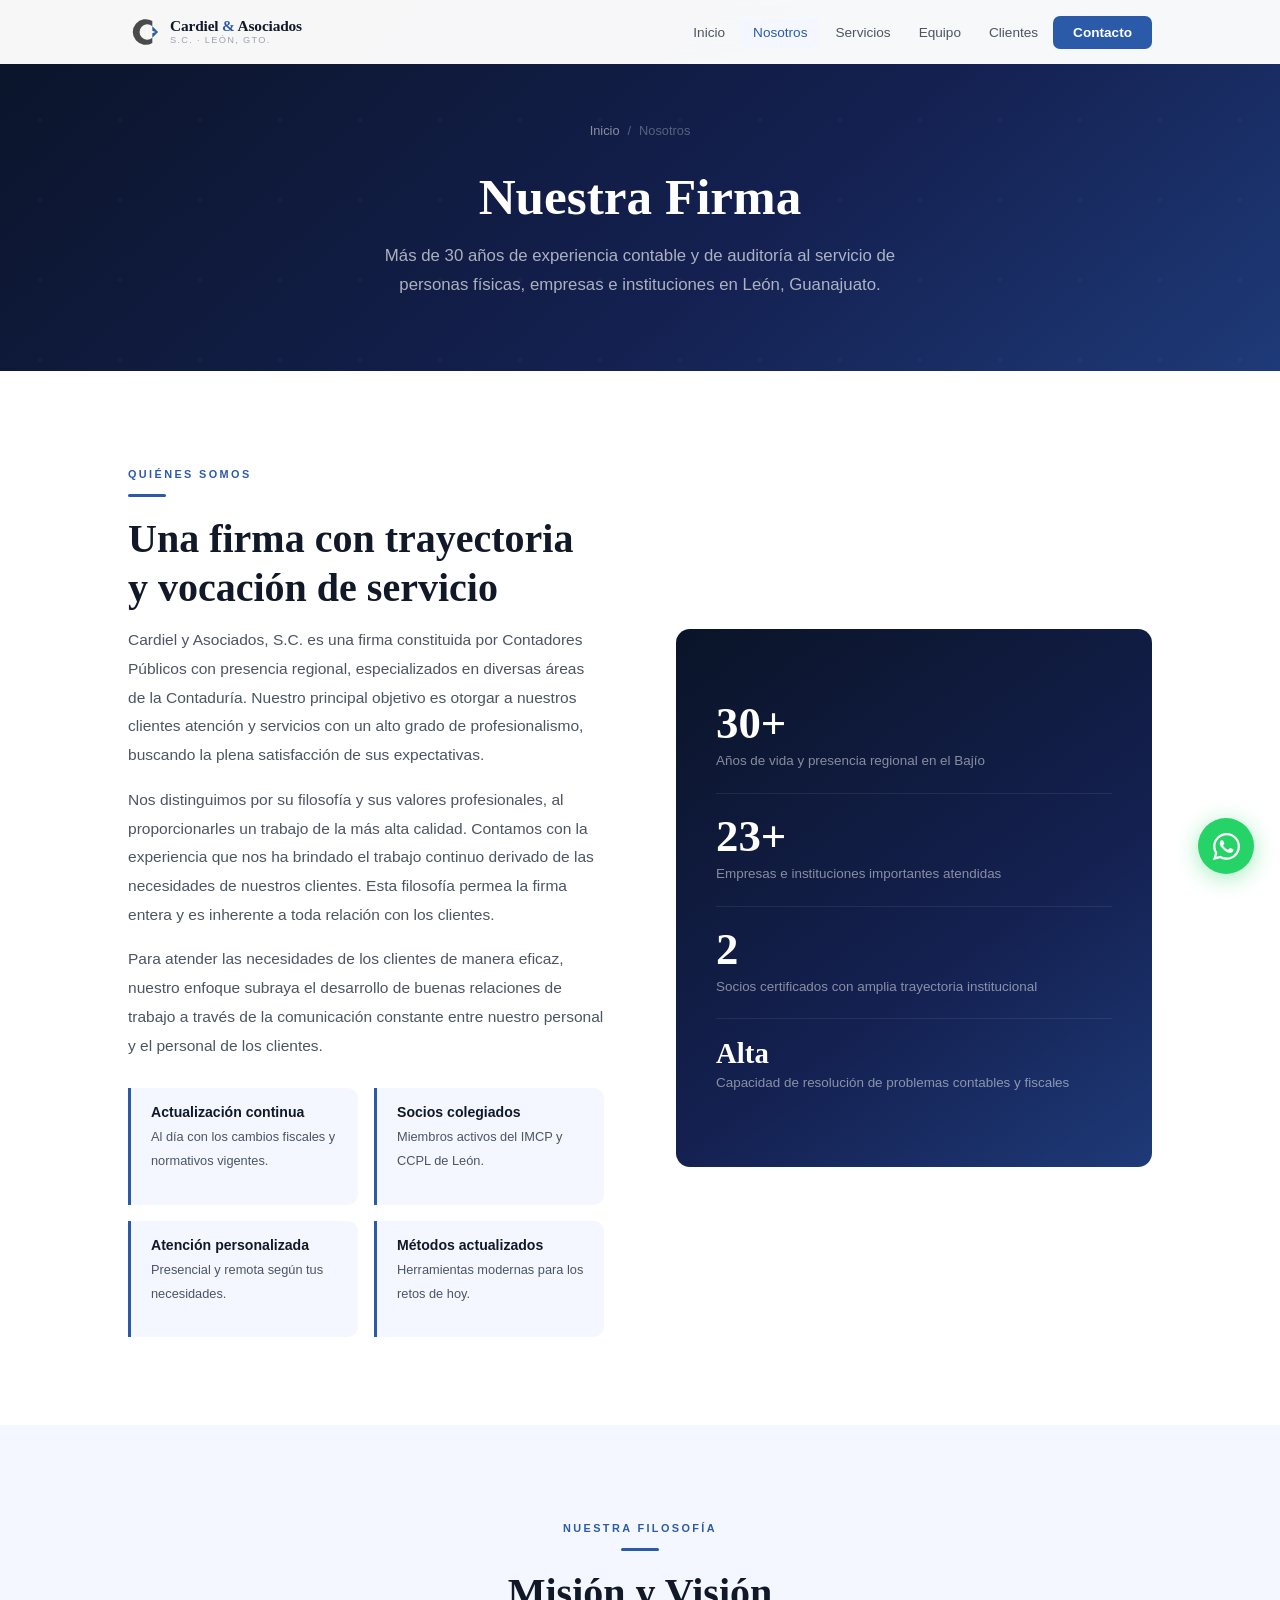
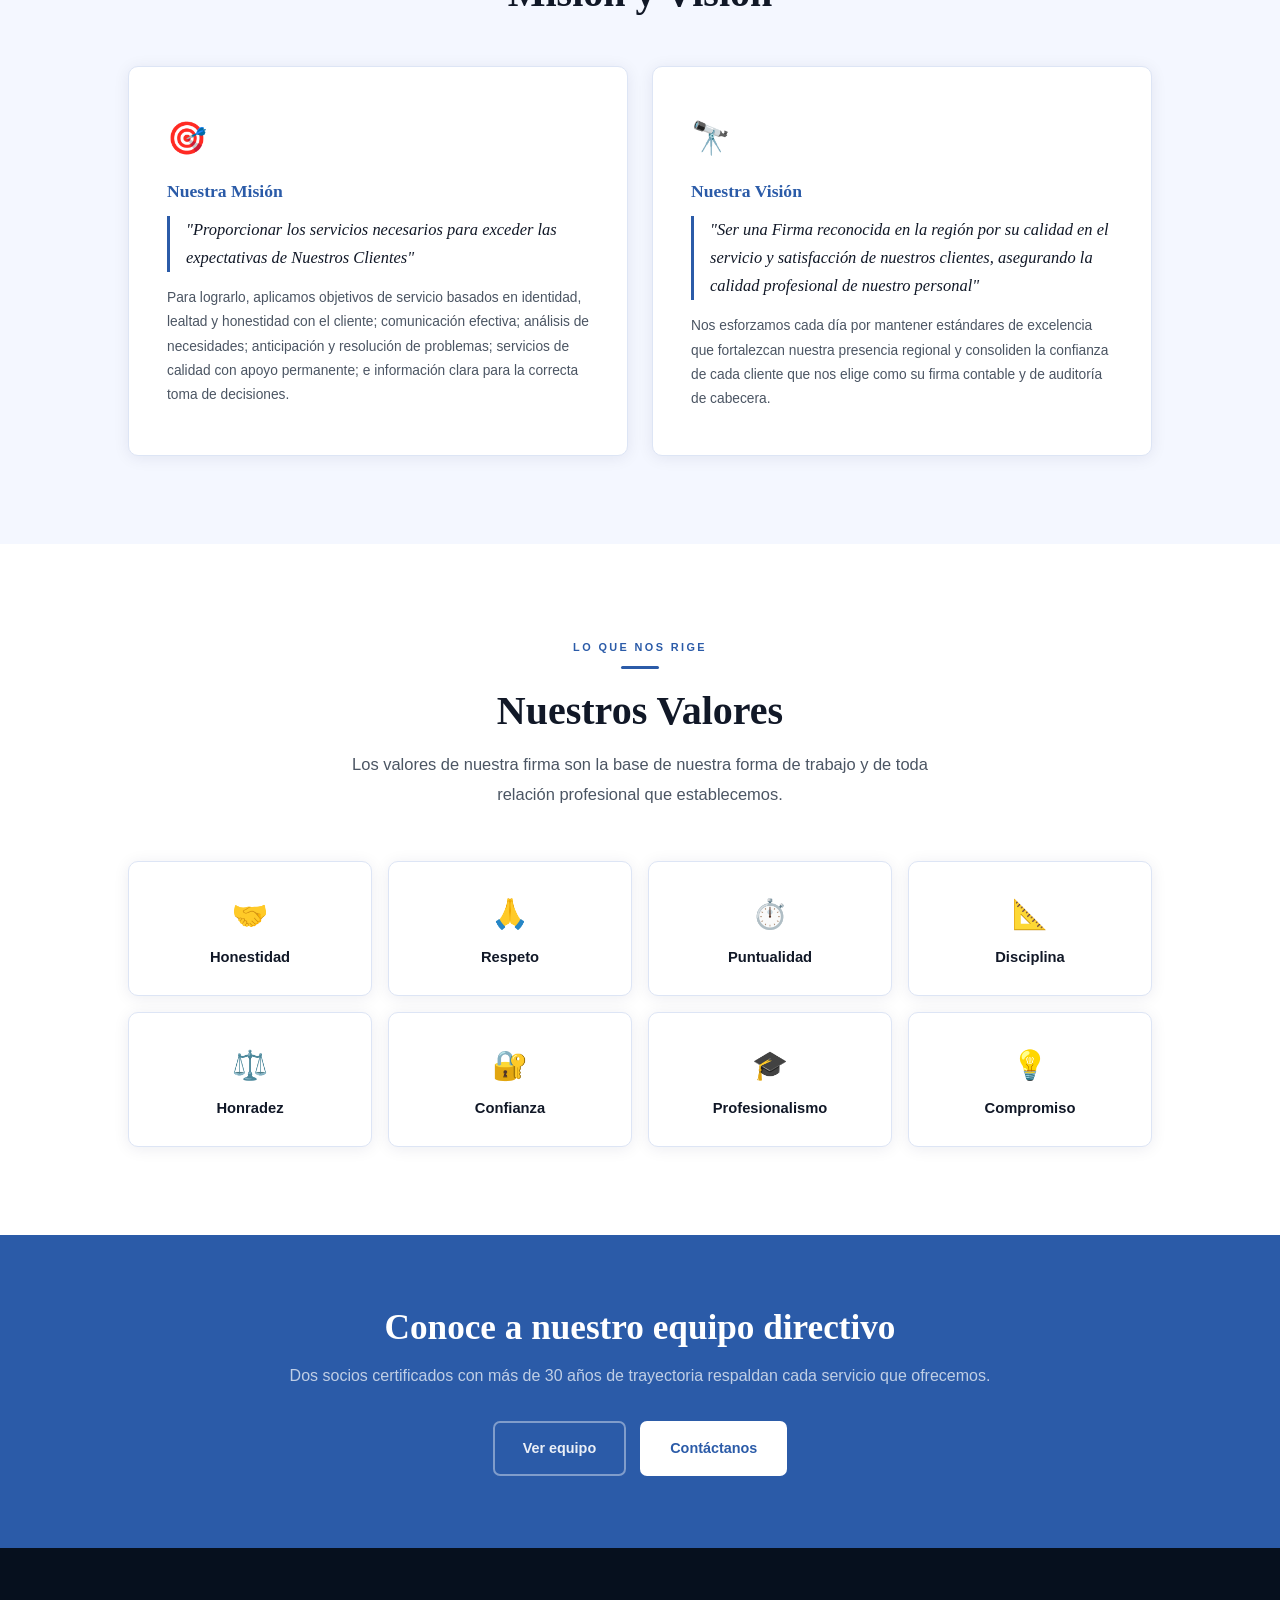
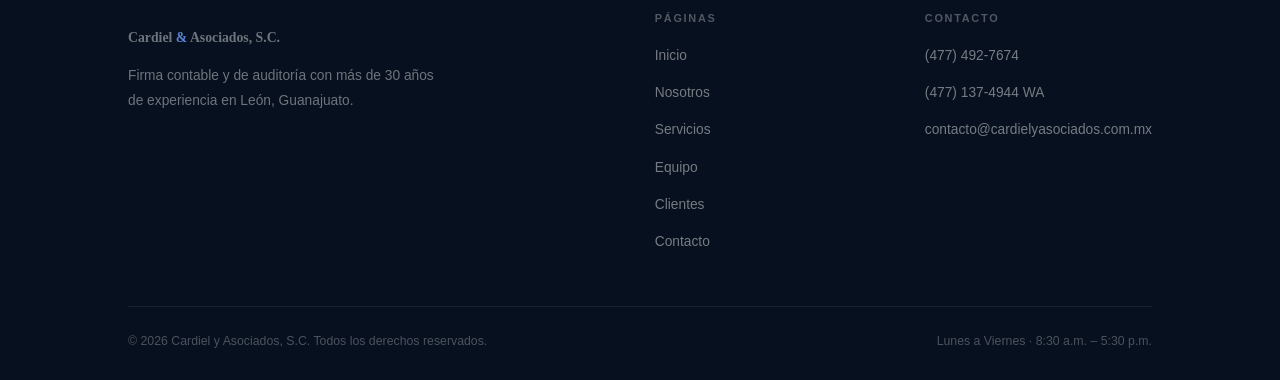
<file: nosotros.html>
<!doctype html>
<html lang="es">
<head>
<meta charset="UTF-8"/>
<meta name="viewport" content="width=device-width,initial-scale=1"/>
<title>Nosotros — Cardiel &amp; Asociados</title>
<link rel="stylesheet" href="style.css"/>
<style>
.about-split { display: grid; grid-template-columns: 1fr 1fr; gap: 72px; align-items: center; }
.about-text p { font-size: 0.97rem; color: var(--text-s); line-height: 1.85; margin-bottom: 16px; }
.about-visual {
  background: linear-gradient(145deg, #0A1428 0%, #142050 60%, #1E3A78 100%);
  border-radius: 14px; padding: 52px 40px;
}
.av-item { padding: 20px 0; border-bottom: 1px solid rgba(255,255,255,0.08); }
.av-item:last-child { border-bottom: none; }
.av-num { display: block; font-family: Georgia, serif; font-size: 2.8rem; font-weight: 700; color: #fff; line-height: 1; }
.av-desc { font-size: 0.84rem; color: rgba(255,255,255,0.5); margin-top: 4px; display: block; }
.mvv-grid { display: grid; grid-template-columns: 1fr 1fr; gap: 24px; }
.mvv-card {
  background: var(--bg); border: 1px solid var(--border);
  border-radius: var(--radius); padding: 44px 38px; box-shadow: var(--shadow);
}
.mvv-icon { font-size: 2rem; margin-bottom: 16px; display: block; }
.mvv-card h3 { font-size: 1.1rem; color: var(--blue); margin-bottom: 14px; }
.mvv-card blockquote {
  font-family: Georgia, serif; font-style: italic;
  font-size: 1.03rem; color: var(--text);
  border-left: 3px solid var(--blue); padding-left: 16px; margin-bottom: 14px;
}
.mvv-card p { font-size: 0.86rem; color: var(--text-s); line-height: 1.75; }
.valores-grid { display: grid; grid-template-columns: repeat(4,1fr); gap: 16px; }
.valor-card {
  background: var(--bg); border: 1px solid var(--border);
  border-radius: var(--radius); padding: 28px 20px; text-align: center;
  box-shadow: var(--shadow); transition: all var(--tr);
}
.valor-card:hover { border-color: var(--blue); transform: translateY(-3px); box-shadow: var(--shadow-lg); }
.valor-icon { font-size: 1.8rem; margin-bottom: 10px; display: block; }
.valor-card h4 { font-size: 0.92rem; font-weight: 700; color: var(--text); font-family: inherit; }
.pillars-row { display: grid; grid-template-columns: repeat(2,1fr); gap: 16px; margin-top: 28px; }
.pillar { background: var(--bg-alt); border-left: 3px solid var(--blue); border-radius: 0 var(--radius) var(--radius) 0; padding: 16px 20px; }
.pillar h4 { font-size: 0.88rem; font-weight: 700; margin-bottom: 4px; font-family: inherit; }
.pillar p { font-size: 0.8rem; color: var(--text-s); }
@media(max-width:860px){ .about-split,.mvv-grid{ grid-template-columns:1fr; } .valores-grid{ grid-template-columns:1fr 1fr; } }
@media(max-width:560px){ .valores-grid,.pillars-row{ grid-template-columns:1fr; } }
</style>
</head>
<body data-page="nosotros">

<nav class="nav">
  <div class="nav-inner">
    <a href="index.html" class="logo-mark">
      <svg class="logo-svg" viewBox="0 0 50 50"><path d="M38,8 A20,20 0 1,0 38,42 L38,34 A12,12 0 1,1 38,16 Z" fill="#4A4A4A"/><path d="M38,16 L47,25 L38,34 L38,27 L43,25 L38,23 Z" fill="#2B5BA8"/></svg>
      <div class="logo-text-block">
        <span class="logo-name">Cardiel <em>&amp;</em> Asociados</span>
        <span class="logo-sub">S.C. · León, Gto.</span>
      </div>
    </a>
    <ul class="nav-links">
      <li><a href="index.html" data-page="inicio">Inicio</a></li>
      <li><a href="nosotros.html" data-page="nosotros">Nosotros</a></li>
      <li><a href="servicios.html" data-page="servicios">Servicios</a></li>
      <li><a href="equipo.html" data-page="equipo">Equipo</a></li>
      <li><a href="clientes.html" data-page="clientes">Clientes</a></li>
      <li><a href="contacto.html" data-page="contacto" class="nav-cta">Contacto</a></li>
    </ul>
    <button class="nav-hamburger" onclick="toggleMenu()">☰</button>
  </div>
</nav>
<div class="mobile-nav" id="mobile-nav">
  <a href="index.html" onclick="closeMenu()">Inicio</a>
  <a href="nosotros.html" onclick="closeMenu()">Nosotros</a>
  <a href="servicios.html" onclick="closeMenu()">Servicios</a>
  <a href="equipo.html" onclick="closeMenu()">Equipo</a>
  <a href="clientes.html" onclick="closeMenu()">Clientes</a>
  <a href="contacto.html" onclick="closeMenu()">Contacto</a>
</div>

<!-- PAGE HERO -->
<section class="page-hero">
  <div class="wrap page-hero-content">
    <div class="breadcrumb"><a href="index.html">Inicio</a><span>/</span><span class="breadcrumb-current">Nosotros</span></div>
    <h1 data-anim>Nuestra Firma</h1>
    <p data-anim data-d="1">Más de 30 años de experiencia contable y de auditoría al servicio de personas físicas, empresas e instituciones en León, Guanajuato.</p>
  </div>
</section>

<!-- QUIÉNES SOMOS -->
<section class="sec">
  <div class="wrap">
    <div class="about-split">
      <div class="about-text" data-anim-l>
        <span class="eyebrow">Quiénes somos</span>
        <div class="rule"></div>
        <h2 class="h2">Una firma con trayectoria y vocación de servicio</h2>
        <p>Cardiel y Asociados, S.C. es una firma constituida por Contadores Públicos con presencia regional, especializados en diversas áreas de la Contaduría. Nuestro principal objetivo es otorgar a nuestros clientes atención y servicios con un alto grado de profesionalismo, buscando la plena satisfacción de sus expectativas.</p>
        <p>Nos distinguimos por su filosofía y sus valores profesionales, al proporcionarles un trabajo de la más alta calidad. Contamos con la experiencia que nos ha brindado el trabajo continuo derivado de las necesidades de nuestros clientes. Esta filosofía permea la firma entera y es inherente a toda relación con los clientes.</p>
        <p>Para atender las necesidades de los clientes de manera eficaz, nuestro enfoque subraya el desarrollo de buenas relaciones de trabajo a través de la comunicación constante entre nuestro personal y el personal de los clientes.</p>
        <div class="pillars-row">
          <div class="pillar"><h4>Actualización continua</h4><p>Al día con los cambios fiscales y normativos vigentes.</p></div>
          <div class="pillar"><h4>Socios colegiados</h4><p>Miembros activos del IMCP y CCPL de León.</p></div>
          <div class="pillar"><h4>Atención personalizada</h4><p>Presencial y remota según tus necesidades.</p></div>
          <div class="pillar"><h4>Métodos actualizados</h4><p>Herramientas modernas para los retos de hoy.</p></div>
        </div>
      </div>
      <div class="about-visual" data-anim-r>
        <div class="av-item"><span class="av-num">30+</span><span class="av-desc">Años de vida y presencia regional en el Bajío</span></div>
        <div class="av-item"><span class="av-num">23+</span><span class="av-desc">Empresas e instituciones importantes atendidas</span></div>
        <div class="av-item"><span class="av-num">2</span><span class="av-desc">Socios certificados con amplia trayectoria institucional</span></div>
        <div class="av-item"><span class="av-num" style="font-size:1.8rem">Alta</span><span class="av-desc">Capacidad de resolución de problemas contables y fiscales</span></div>
      </div>
    </div>
  </div>
</section>

<!-- MISIÓN & VISIÓN -->
<section class="sec sec-alt">
  <div class="wrap">
    <div class="center" style="margin-bottom:48px">
      <span class="eyebrow" data-anim>Nuestra filosofía</span>
      <div class="rule rule-center" data-anim data-d="1"></div>
      <h2 class="h2" data-anim data-d="1">Misión y Visión</h2>
    </div>
    <div class="mvv-grid">
      <div class="mvv-card" data-anim data-d="1">
        <span class="mvv-icon">🎯</span>
        <h3>Nuestra Misión</h3>
        <blockquote>"Proporcionar los servicios necesarios para exceder las expectativas de Nuestros Clientes"</blockquote>
        <p>Para lograrlo, aplicamos objetivos de servicio basados en identidad, lealtad y honestidad con el cliente; comunicación efectiva; análisis de necesidades; anticipación y resolución de problemas; servicios de calidad con apoyo permanente; e información clara para la correcta toma de decisiones.</p>
      </div>
      <div class="mvv-card" data-anim data-d="2">
        <span class="mvv-icon">🔭</span>
        <h3>Nuestra Visión</h3>
        <blockquote>"Ser una Firma reconocida en la región por su calidad en el servicio y satisfacción de nuestros clientes, asegurando la calidad profesional de nuestro personal"</blockquote>
        <p>Nos esforzamos cada día por mantener estándares de excelencia que fortalezcan nuestra presencia regional y consoliden la confianza de cada cliente que nos elige como su firma contable y de auditoría de cabecera.</p>
      </div>
    </div>
  </div>
</section>

<!-- VALORES -->
<section class="sec">
  <div class="wrap">
    <div class="center" style="margin-bottom:48px">
      <span class="eyebrow" data-anim>Lo que nos rige</span>
      <div class="rule rule-center" data-anim data-d="1"></div>
      <h2 class="h2" data-anim data-d="1">Nuestros Valores</h2>
      <p class="lead" data-anim data-d="2">Los valores de nuestra firma son la base de nuestra forma de trabajo y de toda relación profesional que establecemos.</p>
    </div>
    <div class="valores-grid">
      <div class="valor-card" data-anim data-d="1"><span class="valor-icon">🤝</span><h4>Honestidad</h4></div>
      <div class="valor-card" data-anim data-d="2"><span class="valor-icon">🙏</span><h4>Respeto</h4></div>
      <div class="valor-card" data-anim data-d="3"><span class="valor-icon">⏱️</span><h4>Puntualidad</h4></div>
      <div class="valor-card" data-anim data-d="4"><span class="valor-icon">📐</span><h4>Disciplina</h4></div>
      <div class="valor-card" data-anim data-d="1"><span class="valor-icon">⚖️</span><h4>Honradez</h4></div>
      <div class="valor-card" data-anim data-d="2"><span class="valor-icon">🔐</span><h4>Confianza</h4></div>
      <div class="valor-card" data-anim data-d="3"><span class="valor-icon">🎓</span><h4>Profesionalismo</h4></div>
      <div class="valor-card" data-anim data-d="4"><span class="valor-icon">💡</span><h4>Compromiso</h4></div>
    </div>
  </div>
</section>

<!-- CTA BAND -->
<section class="cta-band">
  <div class="wrap" data-anim>
    <h2>Conoce a nuestro equipo directivo</h2>
    <p>Dos socios certificados con más de 30 años de trayectoria respaldan cada servicio que ofrecemos.</p>
    <div class="cta-btns">
      <a href="equipo.html" class="btn btn-outline-white">Ver equipo</a>
      <a href="contacto.html" class="btn" style="background:#fff;color:var(--blue);">Contáctanos</a>
    </div>
  </div>
</section>

<footer>
  <div class="wrap">
    <div class="footer-grid">
      <div class="footer-brand">
        <p class="footer-brand-name">Cardiel <em>&amp;</em> Asociados, S.C.</p>
        <p>Firma contable y de auditoría con más de 30 años de experiencia en León, Guanajuato.</p>
      </div>
      <div class="footer-col"><h4>Páginas</h4><ul><li><a href="index.html">Inicio</a></li><li><a href="nosotros.html">Nosotros</a></li><li><a href="servicios.html">Servicios</a></li><li><a href="equipo.html">Equipo</a></li><li><a href="clientes.html">Clientes</a></li><li><a href="contacto.html">Contacto</a></li></ul></div>
      <div class="footer-col"><h4>Contacto</h4><ul><li><a href="tel:4774927674">(477) 492-7674</a></li><li><a href="https://wa.me/524771374944">(477) 137-4944 WA</a></li><li><a href="mailto:contacto@cardielyasociados.com.mx">contacto@cardielyasociados.com.mx</a></li></ul></div>
    </div>
    <div class="footer-bottom"><p class="footer-copy">© 2026 Cardiel y Asociados, S.C. Todos los derechos reservados.</p><p class="footer-copy">Lunes a Viernes · 8:30 a.m. – 5:30 p.m.</p></div>
  </div>
</footer>

<a href="https://wa.me/524771374944" class="wa" target="_blank" aria-label="WhatsApp"><svg viewBox="0 0 24 24"><path d="M17.472 14.382c-.297-.149-1.758-.867-2.03-.967-.273-.099-.471-.148-.67.15-.197.297-.767.966-.94 1.164-.173.199-.347.223-.644.075-.297-.15-1.255-.463-2.39-1.475-.883-.788-1.48-1.761-1.653-2.059-.173-.297-.018-.458.13-.606.134-.133.298-.347.446-.52.149-.174.198-.298.298-.497.099-.198.05-.371-.025-.52-.075-.149-.669-1.612-.916-2.207-.242-.579-.487-.5-.669-.51-.173-.008-.371-.01-.57-.01-.198 0-.52.074-.792.372-.272.297-1.04 1.016-1.04 2.479 0 1.462 1.065 2.875 1.213 3.074.149.198 2.096 3.2 5.077 4.487.709.306 1.262.489 1.694.625.712.227 1.36.195 1.871.118.571-.085 1.758-.719 2.006-1.413.248-.694.248-1.289.173-1.413-.074-.124-.272-.198-.57-.347m-5.421 7.403h-.004a9.87 9.87 0 01-5.031-1.378l-.361-.214-3.741.982.998-3.648-.235-.374a9.86 9.86 0 01-1.51-5.26c.001-5.45 4.436-9.884 9.888-9.884 2.64 0 5.122 1.03 6.988 2.898a9.825 9.825 0 012.893 6.994c-.003 5.45-4.437 9.884-9.885 9.884m8.413-18.297A11.815 11.815 0 0012.05 0C5.495 0 .16 5.335.157 11.892c0 2.096.547 4.142 1.588 5.945L.057 24l6.305-1.654a11.882 11.882 0 005.683 1.448h.005c6.554 0 11.89-5.335 11.893-11.893a11.821 11.821 0 00-3.48-8.413z"/></svg></a>
<script src="main.js"></script>
</body>
</html>
</file>
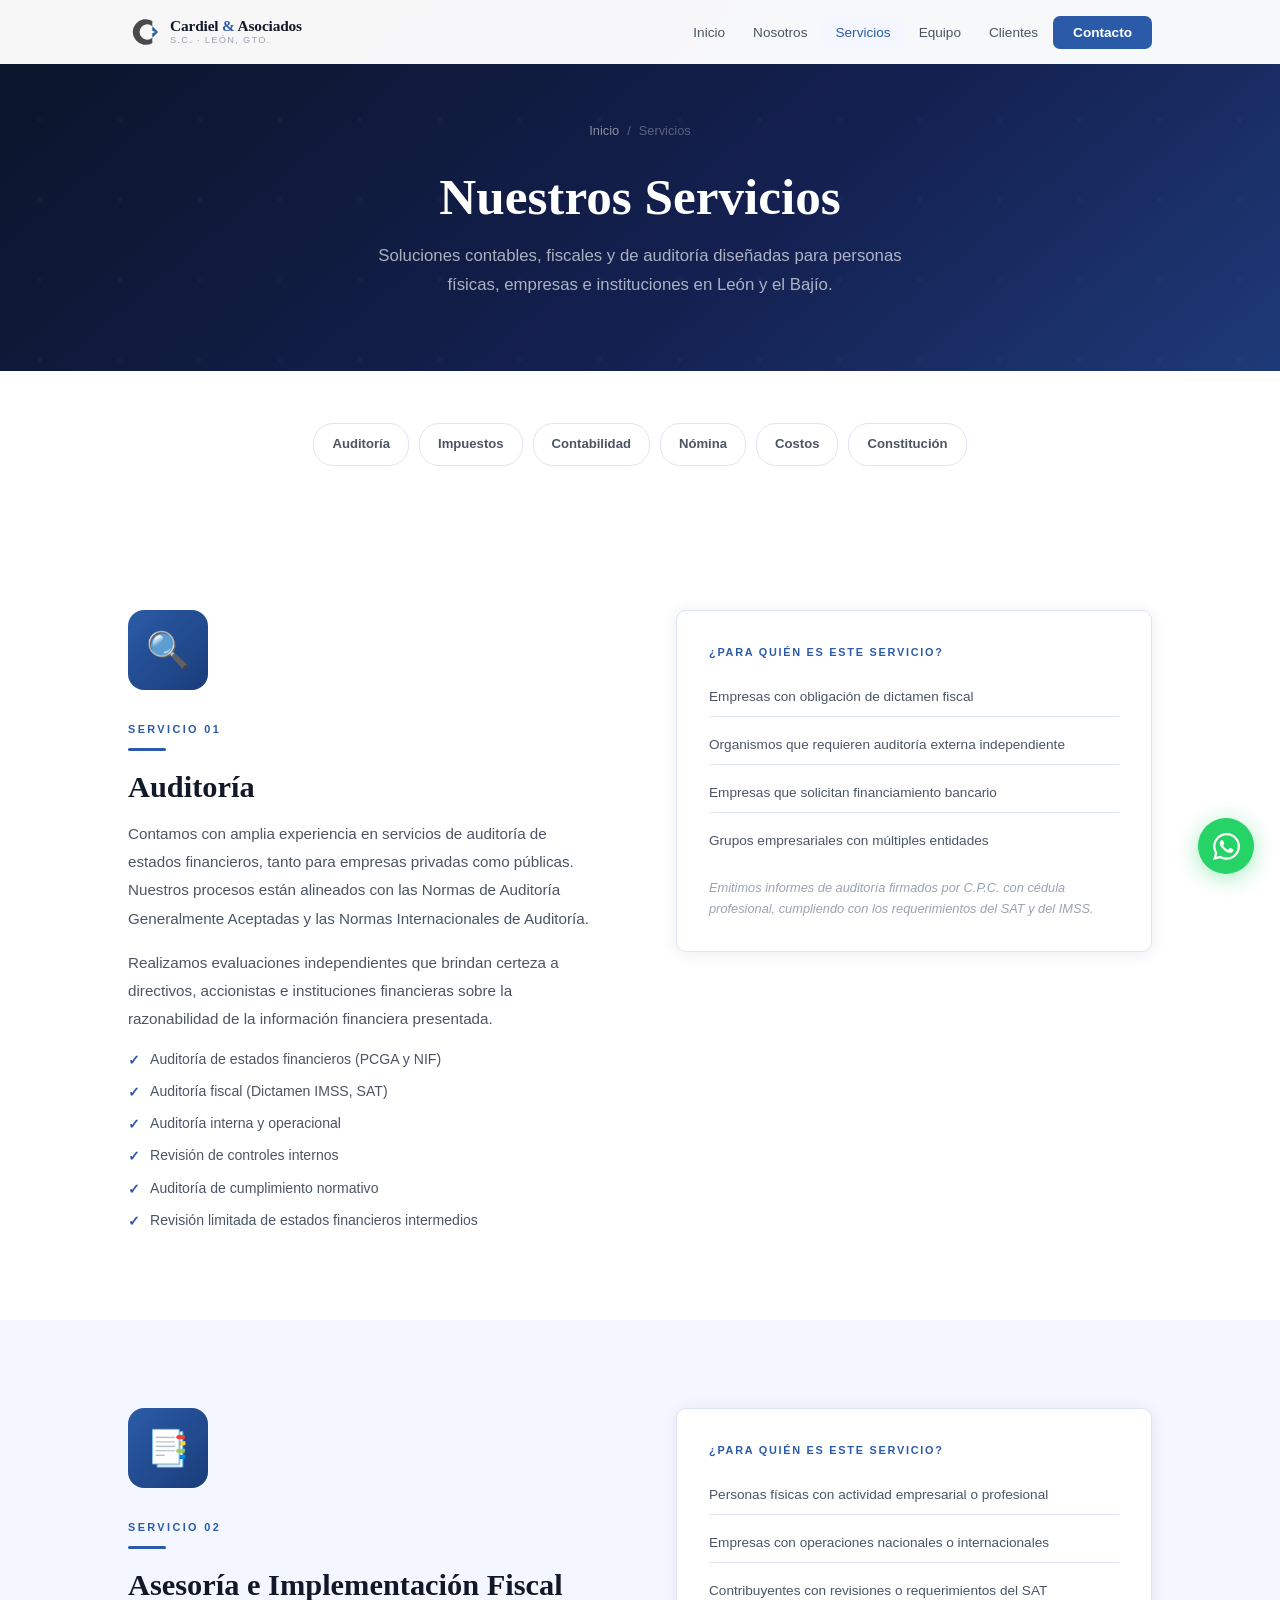
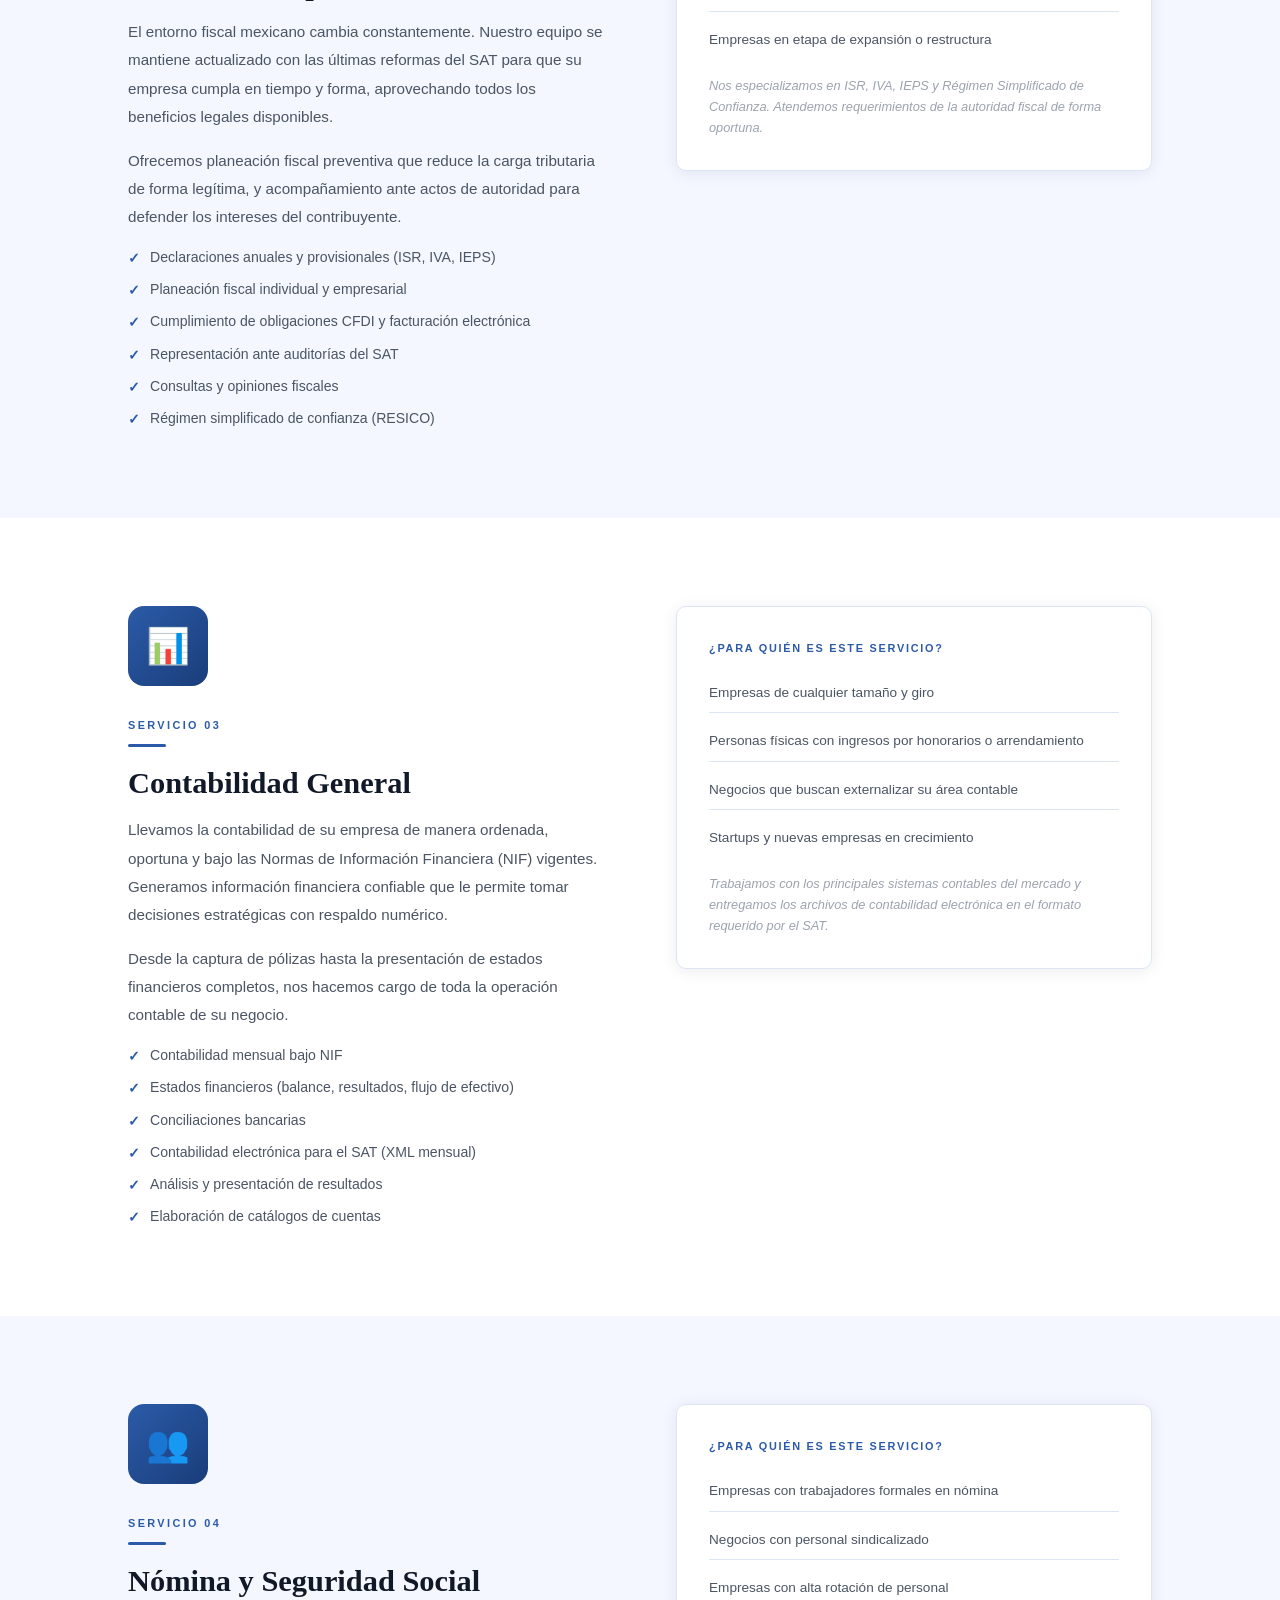
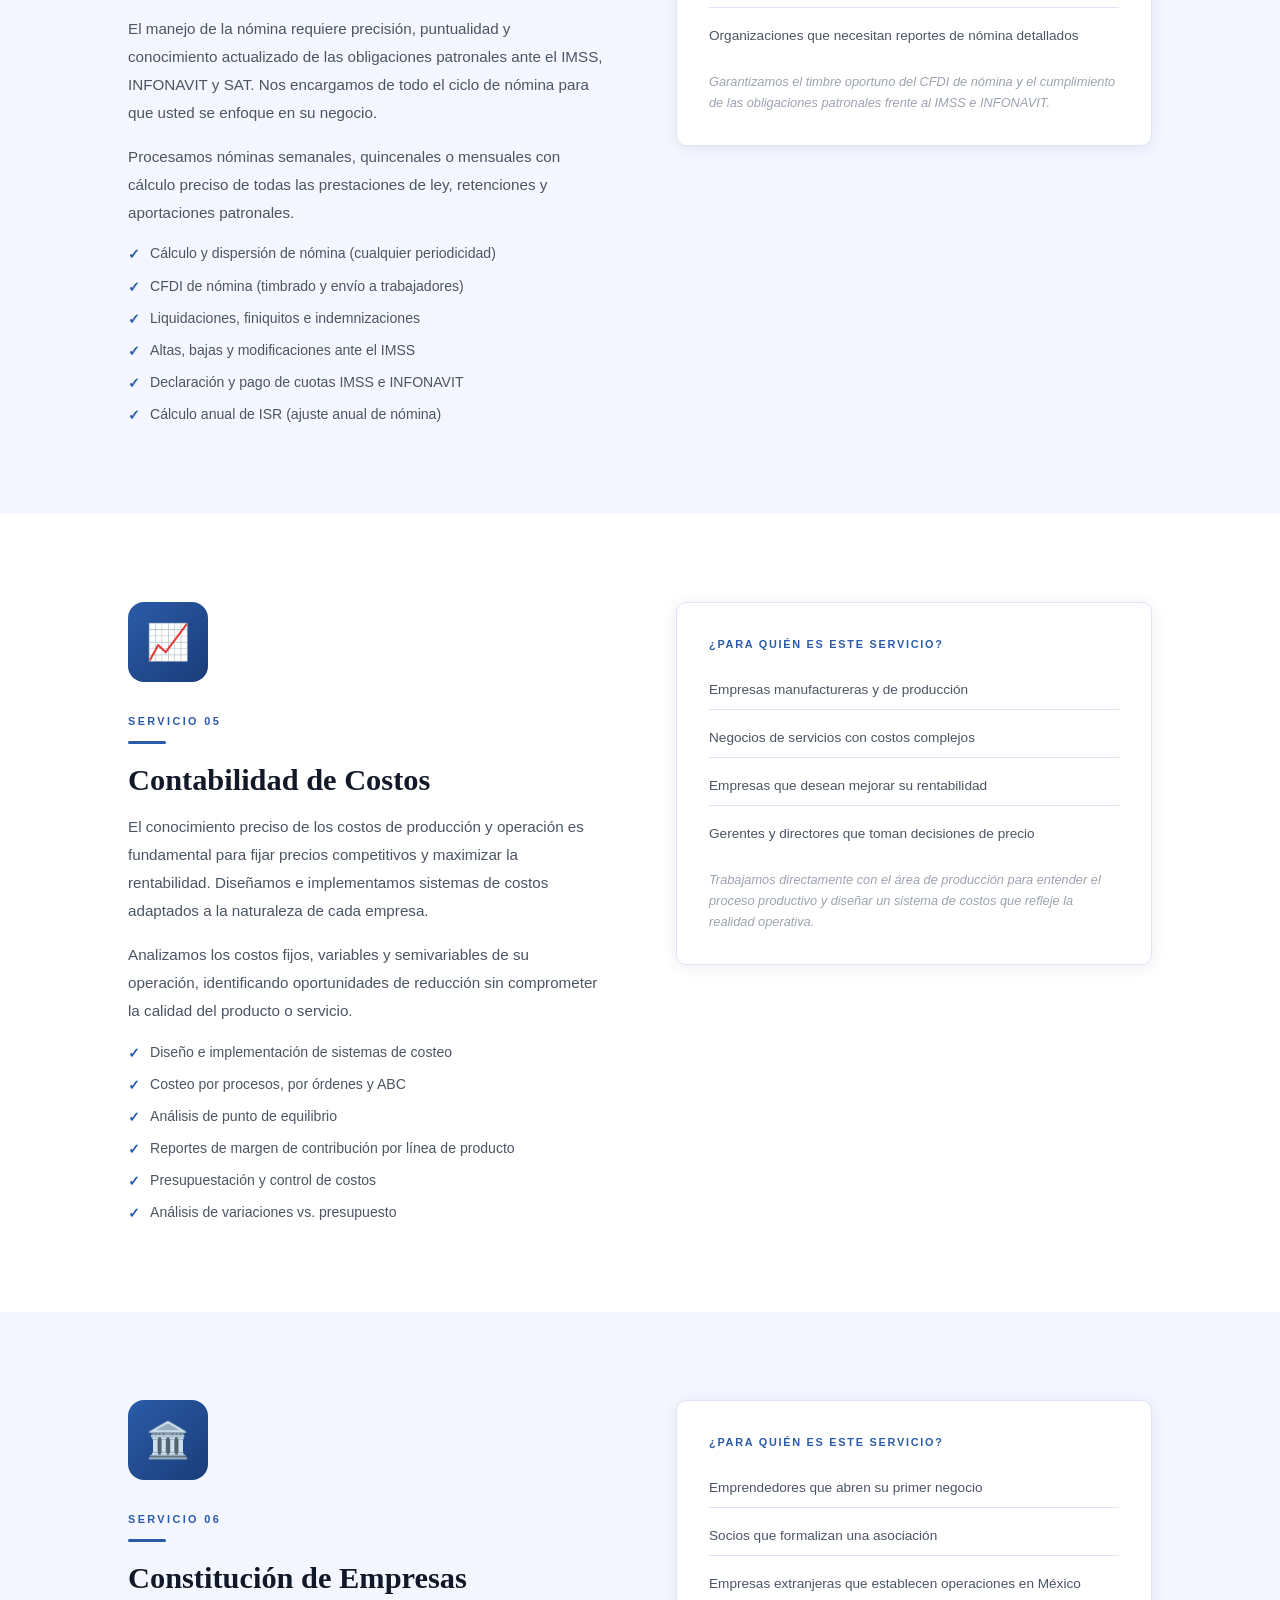
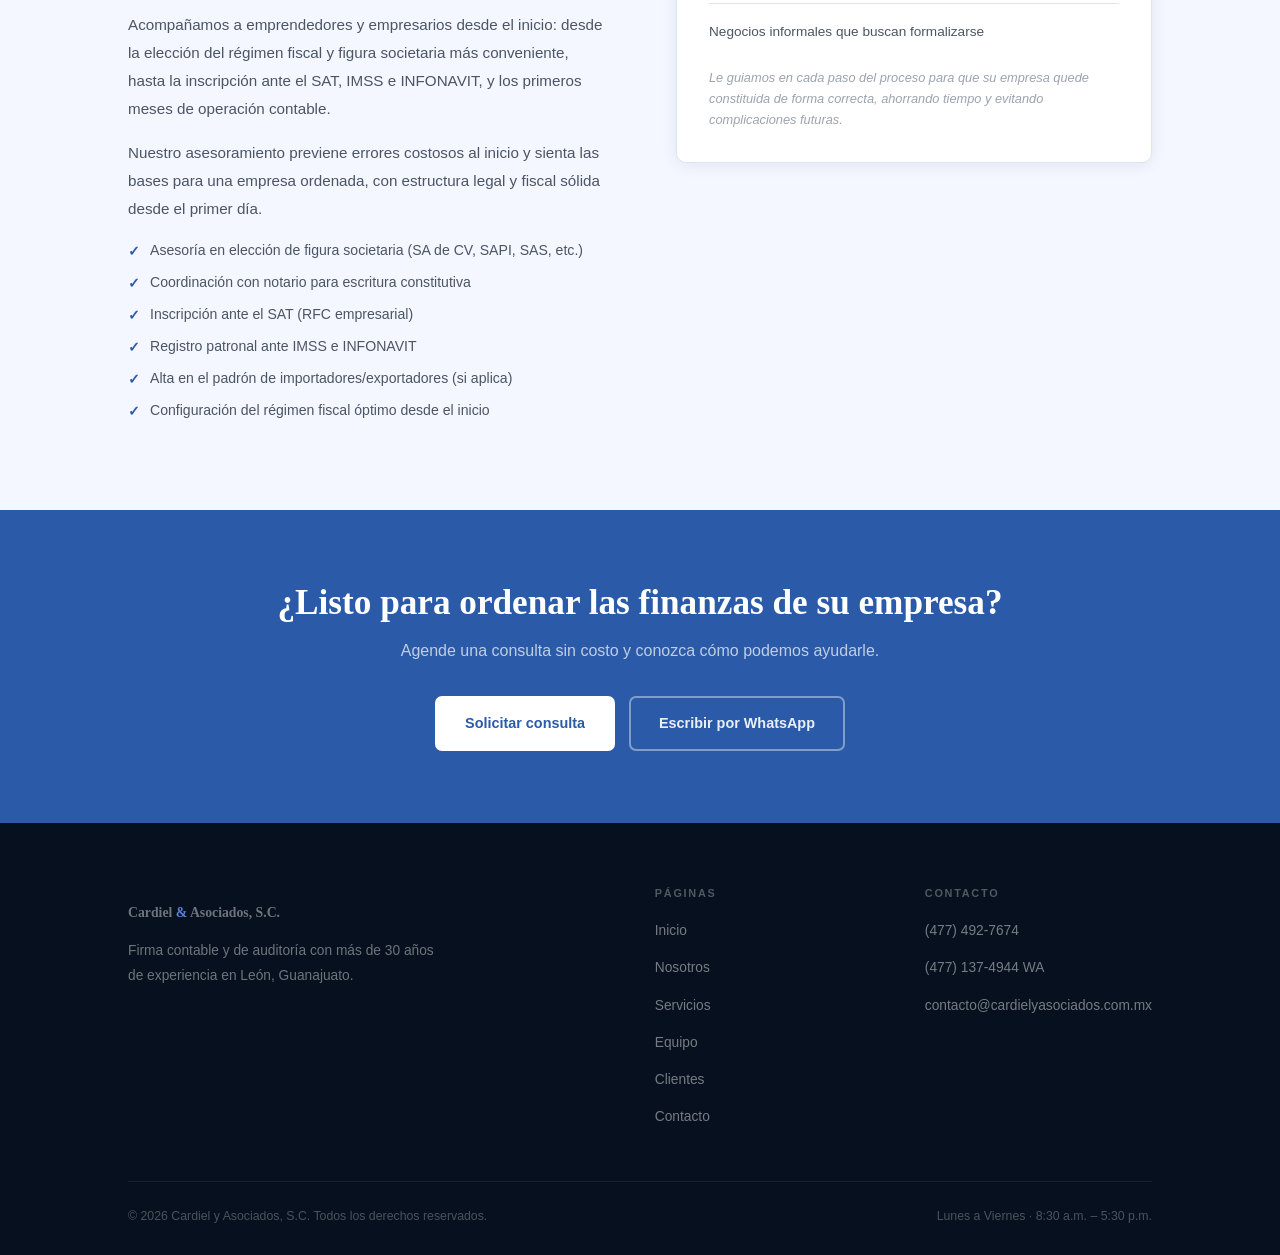
<file: servicios.html>
<!doctype html>
<html lang="es">
<head>
<meta charset="UTF-8"/>
<meta name="viewport" content="width=device-width,initial-scale=1"/>
<title>Servicios — Cardiel &amp; Asociados</title>
<link rel="stylesheet" href="style.css"/>
<style>
.services-nav { display: flex; flex-wrap: wrap; gap: 10px; justify-content: center; margin-bottom: 56px; }
.services-nav a {
  font-size: 0.82rem; font-weight: 600; padding: 9px 18px;
  border-radius: 20px; border: 1.5px solid var(--border);
  color: var(--text-s); transition: all var(--tr);
}
.services-nav a:hover { border-color: var(--blue); color: var(--blue); background: var(--bg-alt); }
.service-block { padding: 88px 0; }
.service-block:nth-child(even) { background: var(--bg-alt); }
.service-inner { display: grid; grid-template-columns: 1fr 1fr; gap: 72px; align-items: start; }
.service-inner.reverse { }
.service-icon-big {
  width: 80px; height: 80px; border-radius: 16px;
  background: linear-gradient(135deg, var(--blue) 0%, var(--blue-dark) 100%);
  display: flex; align-items: center; justify-content: center;
  font-size: 2.2rem; margin-bottom: 24px; flex-shrink: 0;
}
.service-content h2 { font-size: 1.9rem; margin-bottom: 14px; }
.service-content p { font-size: 0.95rem; color: var(--text-s); line-height: 1.85; margin-bottom: 16px; }
.service-list { list-style: none; margin-top: 8px; display: flex; flex-direction: column; gap: 10px; }
.service-list li {
  font-size: 0.88rem; color: var(--text-s);
  display: flex; align-items: flex-start; gap: 10px; line-height: 1.5;
}
.service-list li::before { content: '✓'; color: var(--blue); font-weight: 700; flex-shrink: 0; margin-top: 1px; }
.service-aside {
  background: var(--bg); border: 1px solid var(--border);
  border-radius: var(--radius); padding: 32px;
  box-shadow: var(--shadow);
}
.service-block:nth-child(even) .service-aside { background: var(--bg); }
.aside-title { font-size: 0.68rem; font-weight: 700; letter-spacing: 0.16em; text-transform: uppercase; color: var(--blue); margin-bottom: 16px; font-family: inherit; }
.aside-list { list-style: none; display: flex; flex-direction: column; gap: 8px; }
.aside-list li { font-size: 0.85rem; color: var(--text-s); padding: 8px 0; border-bottom: 1px solid var(--border); }
.aside-list li:last-child { border: none; }
.aside-note { font-size: 0.8rem; color: var(--text-m); margin-top: 16px; line-height: 1.65; font-style: italic; }
@media(max-width:860px){ .service-inner { grid-template-columns: 1fr; gap: 36px; } }
</style>
</head>
<body data-page="servicios">

<nav class="nav">
  <div class="nav-inner">
    <a href="index.html" class="logo-mark">
      <svg class="logo-svg" viewBox="0 0 50 50"><path d="M38,8 A20,20 0 1,0 38,42 L38,34 A12,12 0 1,1 38,16 Z" fill="#4A4A4A"/><path d="M38,16 L47,25 L38,34 L38,27 L43,25 L38,23 Z" fill="#2B5BA8"/></svg>
      <div class="logo-text-block">
        <span class="logo-name">Cardiel <em>&amp;</em> Asociados</span>
        <span class="logo-sub">S.C. · León, Gto.</span>
      </div>
    </a>
    <ul class="nav-links">
      <li><a href="index.html" data-page="inicio">Inicio</a></li>
      <li><a href="nosotros.html" data-page="nosotros">Nosotros</a></li>
      <li><a href="servicios.html" data-page="servicios">Servicios</a></li>
      <li><a href="equipo.html" data-page="equipo">Equipo</a></li>
      <li><a href="clientes.html" data-page="clientes">Clientes</a></li>
      <li><a href="contacto.html" data-page="contacto" class="nav-cta">Contacto</a></li>
    </ul>
    <button class="nav-hamburger" onclick="toggleMenu()">☰</button>
  </div>
</nav>
<div class="mobile-nav" id="mobile-nav">
  <a href="index.html" onclick="closeMenu()">Inicio</a>
  <a href="nosotros.html" onclick="closeMenu()">Nosotros</a>
  <a href="servicios.html" onclick="closeMenu()">Servicios</a>
  <a href="equipo.html" onclick="closeMenu()">Equipo</a>
  <a href="clientes.html" onclick="closeMenu()">Clientes</a>
  <a href="contacto.html" onclick="closeMenu()">Contacto</a>
</div>

<section class="page-hero">
  <div class="wrap page-hero-content">
    <div class="breadcrumb"><a href="index.html">Inicio</a><span>/</span><span class="breadcrumb-current">Servicios</span></div>
    <h1 data-anim>Nuestros Servicios</h1>
    <p data-anim data-d="1">Soluciones contables, fiscales y de auditoría diseñadas para personas físicas, empresas e instituciones en León y el Bajío.</p>
  </div>
</section>

<div class="wrap" style="padding-top:52px">
  <div class="services-nav" data-anim>
    <a href="#auditoria">Auditoría</a>
    <a href="#impuestos">Impuestos</a>
    <a href="#contabilidad">Contabilidad</a>
    <a href="#nomina">Nómina</a>
    <a href="#costos">Costos</a>
    <a href="#constitucion">Constitución</a>
  </div>
</div>

<!-- 1. AUDITORÍA -->
<section class="service-block" id="auditoria">
  <div class="wrap">
    <div class="service-inner">
      <div class="service-content" data-anim-l>
        <div class="service-icon-big">🔍</div>
        <span class="eyebrow">Servicio 01</span>
        <div class="rule"></div>
        <h2>Auditoría</h2>
        <p>Contamos con amplia experiencia en servicios de auditoría de estados financieros, tanto para empresas privadas como públicas. Nuestros procesos están alineados con las Normas de Auditoría Generalmente Aceptadas y las Normas Internacionales de Auditoría.</p>
        <p>Realizamos evaluaciones independientes que brindan certeza a directivos, accionistas e instituciones financieras sobre la razonabilidad de la información financiera presentada.</p>
        <ul class="service-list">
          <li>Auditoría de estados financieros (PCGA y NIF)</li>
          <li>Auditoría fiscal (Dictamen IMSS, SAT)</li>
          <li>Auditoría interna y operacional</li>
          <li>Revisión de controles internos</li>
          <li>Auditoría de cumplimiento normativo</li>
          <li>Revisión limitada de estados financieros intermedios</li>
        </ul>
      </div>
      <div data-anim-r>
        <div class="service-aside">
          <p class="aside-title">¿Para quién es este servicio?</p>
          <ul class="aside-list">
            <li>Empresas con obligación de dictamen fiscal</li>
            <li>Organismos que requieren auditoría externa independiente</li>
            <li>Empresas que solicitan financiamiento bancario</li>
            <li>Grupos empresariales con múltiples entidades</li>
          </ul>
          <p class="aside-note">Emitimos informes de auditoría firmados por C.P.C. con cédula profesional, cumpliendo con los requerimientos del SAT y del IMSS.</p>
        </div>
      </div>
    </div>
  </div>
</section>

<!-- 2. IMPUESTOS -->
<section class="service-block" id="impuestos">
  <div class="wrap">
    <div class="service-inner">
      <div class="service-content" data-anim-l>
        <div class="service-icon-big">📑</div>
        <span class="eyebrow">Servicio 02</span>
        <div class="rule"></div>
        <h2>Asesoría e Implementación Fiscal</h2>
        <p>El entorno fiscal mexicano cambia constantemente. Nuestro equipo se mantiene actualizado con las últimas reformas del SAT para que su empresa cumpla en tiempo y forma, aprovechando todos los beneficios legales disponibles.</p>
        <p>Ofrecemos planeación fiscal preventiva que reduce la carga tributaria de forma legítima, y acompañamiento ante actos de autoridad para defender los intereses del contribuyente.</p>
        <ul class="service-list">
          <li>Declaraciones anuales y provisionales (ISR, IVA, IEPS)</li>
          <li>Planeación fiscal individual y empresarial</li>
          <li>Cumplimiento de obligaciones CFDI y facturación electrónica</li>
          <li>Representación ante auditorías del SAT</li>
          <li>Consultas y opiniones fiscales</li>
          <li>Régimen simplificado de confianza (RESICO)</li>
        </ul>
      </div>
      <div data-anim-r>
        <div class="service-aside">
          <p class="aside-title">¿Para quién es este servicio?</p>
          <ul class="aside-list">
            <li>Personas físicas con actividad empresarial o profesional</li>
            <li>Empresas con operaciones nacionales o internacionales</li>
            <li>Contribuyentes con revisiones o requerimientos del SAT</li>
            <li>Empresas en etapa de expansión o restructura</li>
          </ul>
          <p class="aside-note">Nos especializamos en ISR, IVA, IEPS y Régimen Simplificado de Confianza. Atendemos requerimientos de la autoridad fiscal de forma oportuna.</p>
        </div>
      </div>
    </div>
  </div>
</section>

<!-- 3. CONTABILIDAD -->
<section class="service-block" id="contabilidad">
  <div class="wrap">
    <div class="service-inner">
      <div class="service-content" data-anim-l>
        <div class="service-icon-big">📊</div>
        <span class="eyebrow">Servicio 03</span>
        <div class="rule"></div>
        <h2>Contabilidad General</h2>
        <p>Llevamos la contabilidad de su empresa de manera ordenada, oportuna y bajo las Normas de Información Financiera (NIF) vigentes. Generamos información financiera confiable que le permite tomar decisiones estratégicas con respaldo numérico.</p>
        <p>Desde la captura de pólizas hasta la presentación de estados financieros completos, nos hacemos cargo de toda la operación contable de su negocio.</p>
        <ul class="service-list">
          <li>Contabilidad mensual bajo NIF</li>
          <li>Estados financieros (balance, resultados, flujo de efectivo)</li>
          <li>Conciliaciones bancarias</li>
          <li>Contabilidad electrónica para el SAT (XML mensual)</li>
          <li>Análisis y presentación de resultados</li>
          <li>Elaboración de catálogos de cuentas</li>
        </ul>
      </div>
      <div data-anim-r>
        <div class="service-aside">
          <p class="aside-title">¿Para quién es este servicio?</p>
          <ul class="aside-list">
            <li>Empresas de cualquier tamaño y giro</li>
            <li>Personas físicas con ingresos por honorarios o arrendamiento</li>
            <li>Negocios que buscan externalizar su área contable</li>
            <li>Startups y nuevas empresas en crecimiento</li>
          </ul>
          <p class="aside-note">Trabajamos con los principales sistemas contables del mercado y entregamos los archivos de contabilidad electrónica en el formato requerido por el SAT.</p>
        </div>
      </div>
    </div>
  </div>
</section>

<!-- 4. NÓMINA -->
<section class="service-block" id="nomina">
  <div class="wrap">
    <div class="service-inner">
      <div class="service-content" data-anim-l>
        <div class="service-icon-big">👥</div>
        <span class="eyebrow">Servicio 04</span>
        <div class="rule"></div>
        <h2>Nómina y Seguridad Social</h2>
        <p>El manejo de la nómina requiere precisión, puntualidad y conocimiento actualizado de las obligaciones patronales ante el IMSS, INFONAVIT y SAT. Nos encargamos de todo el ciclo de nómina para que usted se enfoque en su negocio.</p>
        <p>Procesamos nóminas semanales, quincenales o mensuales con cálculo preciso de todas las prestaciones de ley, retenciones y aportaciones patronales.</p>
        <ul class="service-list">
          <li>Cálculo y dispersión de nómina (cualquier periodicidad)</li>
          <li>CFDI de nómina (timbrado y envío a trabajadores)</li>
          <li>Liquidaciones, finiquitos e indemnizaciones</li>
          <li>Altas, bajas y modificaciones ante el IMSS</li>
          <li>Declaración y pago de cuotas IMSS e INFONAVIT</li>
          <li>Cálculo anual de ISR (ajuste anual de nómina)</li>
        </ul>
      </div>
      <div data-anim-r>
        <div class="service-aside">
          <p class="aside-title">¿Para quién es este servicio?</p>
          <ul class="aside-list">
            <li>Empresas con trabajadores formales en nómina</li>
            <li>Negocios con personal sindicalizado</li>
            <li>Empresas con alta rotación de personal</li>
            <li>Organizaciones que necesitan reportes de nómina detallados</li>
          </ul>
          <p class="aside-note">Garantizamos el timbre oportuno del CFDI de nómina y el cumplimiento de las obligaciones patronales frente al IMSS e INFONAVIT.</p>
        </div>
      </div>
    </div>
  </div>
</section>

<!-- 5. COSTOS -->
<section class="service-block" id="costos">
  <div class="wrap">
    <div class="service-inner">
      <div class="service-content" data-anim-l>
        <div class="service-icon-big">📈</div>
        <span class="eyebrow">Servicio 05</span>
        <div class="rule"></div>
        <h2>Contabilidad de Costos</h2>
        <p>El conocimiento preciso de los costos de producción y operación es fundamental para fijar precios competitivos y maximizar la rentabilidad. Diseñamos e implementamos sistemas de costos adaptados a la naturaleza de cada empresa.</p>
        <p>Analizamos los costos fijos, variables y semivariables de su operación, identificando oportunidades de reducción sin comprometer la calidad del producto o servicio.</p>
        <ul class="service-list">
          <li>Diseño e implementación de sistemas de costeo</li>
          <li>Costeo por procesos, por órdenes y ABC</li>
          <li>Análisis de punto de equilibrio</li>
          <li>Reportes de margen de contribución por línea de producto</li>
          <li>Presupuestación y control de costos</li>
          <li>Análisis de variaciones vs. presupuesto</li>
        </ul>
      </div>
      <div data-anim-r>
        <div class="service-aside">
          <p class="aside-title">¿Para quién es este servicio?</p>
          <ul class="aside-list">
            <li>Empresas manufactureras y de producción</li>
            <li>Negocios de servicios con costos complejos</li>
            <li>Empresas que desean mejorar su rentabilidad</li>
            <li>Gerentes y directores que toman decisiones de precio</li>
          </ul>
          <p class="aside-note">Trabajamos directamente con el área de producción para entender el proceso productivo y diseñar un sistema de costos que refleje la realidad operativa.</p>
        </div>
      </div>
    </div>
  </div>
</section>

<!-- 6. CONSTITUCIÓN -->
<section class="service-block" id="constitucion">
  <div class="wrap">
    <div class="service-inner">
      <div class="service-content" data-anim-l>
        <div class="service-icon-big">🏛️</div>
        <span class="eyebrow">Servicio 06</span>
        <div class="rule"></div>
        <h2>Constitución de Empresas</h2>
        <p>Acompañamos a emprendedores y empresarios desde el inicio: desde la elección del régimen fiscal y figura societaria más conveniente, hasta la inscripción ante el SAT, IMSS e INFONAVIT, y los primeros meses de operación contable.</p>
        <p>Nuestro asesoramiento previene errores costosos al inicio y sienta las bases para una empresa ordenada, con estructura legal y fiscal sólida desde el primer día.</p>
        <ul class="service-list">
          <li>Asesoría en elección de figura societaria (SA de CV, SAPI, SAS, etc.)</li>
          <li>Coordinación con notario para escritura constitutiva</li>
          <li>Inscripción ante el SAT (RFC empresarial)</li>
          <li>Registro patronal ante IMSS e INFONAVIT</li>
          <li>Alta en el padrón de importadores/exportadores (si aplica)</li>
          <li>Configuración del régimen fiscal óptimo desde el inicio</li>
        </ul>
      </div>
      <div data-anim-r>
        <div class="service-aside">
          <p class="aside-title">¿Para quién es este servicio?</p>
          <ul class="aside-list">
            <li>Emprendedores que abren su primer negocio</li>
            <li>Socios que formalizan una asociación</li>
            <li>Empresas extranjeras que establecen operaciones en México</li>
            <li>Negocios informales que buscan formalizarse</li>
          </ul>
          <p class="aside-note">Le guiamos en cada paso del proceso para que su empresa quede constituida de forma correcta, ahorrando tiempo y evitando complicaciones futuras.</p>
        </div>
      </div>
    </div>
  </div>
</section>

<section class="cta-band">
  <div class="wrap" data-anim>
    <h2>¿Listo para ordenar las finanzas de su empresa?</h2>
    <p>Agende una consulta sin costo y conozca cómo podemos ayudarle.</p>
    <div class="cta-btns">
      <a href="contacto.html" class="btn" style="background:#fff;color:var(--blue);">Solicitar consulta</a>
      <a href="https://wa.me/524771374944" class="btn btn-outline-white" target="_blank">Escribir por WhatsApp</a>
    </div>
  </div>
</section>

<footer>
  <div class="wrap">
    <div class="footer-grid">
      <div class="footer-brand">
        <p class="footer-brand-name">Cardiel <em>&amp;</em> Asociados, S.C.</p>
        <p>Firma contable y de auditoría con más de 30 años de experiencia en León, Guanajuato.</p>
      </div>
      <div class="footer-col"><h4>Páginas</h4><ul><li><a href="index.html">Inicio</a></li><li><a href="nosotros.html">Nosotros</a></li><li><a href="servicios.html">Servicios</a></li><li><a href="equipo.html">Equipo</a></li><li><a href="clientes.html">Clientes</a></li><li><a href="contacto.html">Contacto</a></li></ul></div>
      <div class="footer-col"><h4>Contacto</h4><ul><li><a href="tel:4774927674">(477) 492-7674</a></li><li><a href="https://wa.me/524771374944">(477) 137-4944 WA</a></li><li><a href="mailto:contacto@cardielyasociados.com.mx">contacto@cardielyasociados.com.mx</a></li></ul></div>
    </div>
    <div class="footer-bottom"><p class="footer-copy">© 2026 Cardiel y Asociados, S.C. Todos los derechos reservados.</p><p class="footer-copy">Lunes a Viernes · 8:30 a.m. – 5:30 p.m.</p></div>
  </div>
</footer>

<a href="https://wa.me/524771374944" class="wa" target="_blank" aria-label="WhatsApp"><svg viewBox="0 0 24 24"><path d="M17.472 14.382c-.297-.149-1.758-.867-2.03-.967-.273-.099-.471-.148-.67.15-.197.297-.767.966-.94 1.164-.173.199-.347.223-.644.075-.297-.15-1.255-.463-2.39-1.475-.883-.788-1.48-1.761-1.653-2.059-.173-.297-.018-.458.13-.606.134-.133.298-.347.446-.52.149-.174.198-.298.298-.497.099-.198.05-.371-.025-.52-.075-.149-.669-1.612-.916-2.207-.242-.579-.487-.5-.669-.51-.173-.008-.371-.01-.57-.01-.198 0-.52.074-.792.372-.272.297-1.04 1.016-1.04 2.479 0 1.462 1.065 2.875 1.213 3.074.149.198 2.096 3.2 5.077 4.487.709.306 1.262.489 1.694.625.712.227 1.36.195 1.871.118.571-.085 1.758-.719 2.006-1.413.248-.694.248-1.289.173-1.413-.074-.124-.272-.198-.57-.347m-5.421 7.403h-.004a9.87 9.87 0 01-5.031-1.378l-.361-.214-3.741.982.998-3.648-.235-.374a9.86 9.86 0 01-1.51-5.26c.001-5.45 4.436-9.884 9.888-9.884 2.64 0 5.122 1.03 6.988 2.898a9.825 9.825 0 012.893 6.994c-.003 5.45-4.437 9.884-9.885 9.884m8.413-18.297A11.815 11.815 0 0012.05 0C5.495 0 .16 5.335.157 11.892c0 2.096.547 4.142 1.588 5.945L.057 24l6.305-1.654a11.882 11.882 0 005.683 1.448h.005c6.554 0 11.89-5.335 11.893-11.893a11.821 11.821 0 00-3.48-8.413z"/></svg></a>
<script src="main.js"></script>
</body>
</html>
</file>
<file: style.css>
/* =====================================================
   CARDIEL & ASOCIADOS — Hoja de estilos compartida
   ===================================================== */

/* TOKENS */
:root {
  --blue:       #2B5BA8;
  --blue-light: #4A7FD4;
  --blue-dark:  #1A3D7A;
  --navy:       #0A1428;
  --navy-2:     #142050;
  --text:       #111827;
  --text-s:     #4B5563;
  --text-m:     #9CA3AF;
  --bg:         #FFFFFF;
  --bg-alt:     #F4F7FF;
  --border:     #DDE5F5;
  --shadow:     0 2px 16px rgba(11,28,72,0.08);
  --shadow-lg:  0 10px 44px rgba(11,28,72,0.14);
  --radius:     10px;
  --tr:         0.22s ease;
  --max:        1080px;
}

/* RESET */
*, *::before, *::after { box-sizing: border-box; margin: 0; padding: 0; }
html { scroll-behavior: smooth; font-size: 16px; }
body {
  font-family: -apple-system, BlinkMacSystemFont, "Segoe UI", Roboto, sans-serif;
  background: var(--bg); color: var(--text);
  line-height: 1.7; -webkit-font-smoothing: antialiased;
  overflow-x: hidden;
}
h1,h2,h3,h4 { font-family: Georgia, serif; line-height: 1.22; text-wrap: balance; }
a { color: var(--blue); text-decoration: none; transition: color var(--tr); }
a:hover { color: var(--blue-light); }
img { max-width: 100%; display: block; }
button { cursor: pointer; font-family: inherit; }

/* SCROLL ANIMATIONS */
[data-anim] {
  opacity: 0; transform: translateY(30px);
  transition: opacity 0.6s ease, transform 0.6s ease;
}
[data-anim].in { opacity: 1; transform: none; }
[data-anim-l] { opacity: 0; transform: translateX(-30px); transition: opacity 0.6s ease, transform 0.6s ease; }
[data-anim-l].in { opacity: 1; transform: none; }
[data-anim-r] { opacity: 0; transform: translateX(30px); transition: opacity 0.6s ease, transform 0.6s ease; }
[data-anim-r].in { opacity: 1; transform: none; }
[data-d="1"] { transition-delay: 0.1s; }
[data-d="2"] { transition-delay: 0.2s; }
[data-d="3"] { transition-delay: 0.3s; }
[data-d="4"] { transition-delay: 0.4s; }
[data-d="5"] { transition-delay: 0.5s; }
@media (prefers-reduced-motion: reduce) {
  [data-anim],[data-anim-l],[data-anim-r] { opacity:1 !important; transform:none !important; transition:none !important; }
}

/* UTILITIES */
.wrap { max-width: var(--max); margin: 0 auto; padding: 0 28px; }
.sec { padding: 88px 0; }
.sec-alt { background: var(--bg-alt); }
.sec-dark { background: var(--navy); }
.sec-blue { background: var(--blue-dark); }
.center { text-align: center; }
.center .lead { margin-left: auto; margin-right: auto; }

.eyebrow {
  display: inline-block;
  font-size: 0.68rem; font-weight: 700;
  letter-spacing: 0.22em; text-transform: uppercase;
  color: var(--blue); margin-bottom: 10px;
}
.eyebrow-white { color: rgba(255,255,255,0.6); }
.rule { width: 38px; height: 3px; background: var(--blue); border-radius: 2px; margin-bottom: 18px; }
.rule-center { margin-left: auto; margin-right: auto; }
.rule-white { background: rgba(255,255,255,0.4); }
.h2 { font-size: clamp(1.75rem, 3.2vw, 2.5rem); font-weight: 700; margin-bottom: 14px; }
.lead { font-size: 1.03rem; color: var(--text-s); max-width: 600px; margin-bottom: 52px; line-height: 1.8; }
.lead-white { color: rgba(255,255,255,0.65); }

/* BUTTONS */
.btn {
  display: inline-flex; align-items: center; gap: 8px;
  padding: 13px 28px; border-radius: 7px;
  font-size: 0.9rem; font-weight: 600;
  transition: all var(--tr); border: 2px solid transparent;
  white-space: nowrap;
}
.btn-blue { background: var(--blue); color: #fff; }
.btn-blue:hover { background: var(--blue-dark); color: #fff; transform: translateY(-2px); box-shadow: 0 6px 20px rgba(43,91,168,0.35); }
.btn-outline-white { border-color: rgba(255,255,255,0.4); color: rgba(255,255,255,0.9); }
.btn-outline-white:hover { border-color: #fff; color: #fff; background: rgba(255,255,255,0.1); }
.btn-outline-blue { border-color: var(--blue); color: var(--blue); }
.btn-outline-blue:hover { background: var(--blue); color: #fff; }

/* LOGO SVG (inline) */
.logo-svg { width: 32px; height: 32px; flex-shrink: 0; }
.logo-mark { display: flex; align-items: center; gap: 10px; text-decoration: none; }
.logo-text-block { display: flex; flex-direction: column; line-height: 1.15; }
.logo-name { font-family: Georgia, serif; font-size: 0.96rem; font-weight: 700; color: var(--text); letter-spacing: -0.01em; }
.logo-name em { font-style: normal; color: var(--blue); }
.logo-sub { font-size: 0.58rem; letter-spacing: 0.14em; text-transform: uppercase; color: var(--text-m); }
.logo-white .logo-name { color: #fff; }
.logo-white .logo-name em { color: #7AA3E8; }
.logo-white .logo-sub { color: rgba(255,255,255,0.4); }

/* NAVBAR */
.nav {
  position: fixed; top: 0; left: 0; right: 0; z-index: 500;
  height: 64px; display: flex; align-items: center;
  background: rgba(255,255,255,0.97); backdrop-filter: blur(12px);
  border-bottom: 1px solid transparent;
  transition: border-color var(--tr), box-shadow var(--tr);
}
.nav.scrolled { border-color: var(--border); box-shadow: var(--shadow); }
.nav-inner { display: flex; align-items: center; justify-content: space-between; width: 100%; max-width: var(--max); margin: 0 auto; padding: 0 28px; }
.nav-links { display: flex; align-items: center; gap: 2px; list-style: none; }
.nav-links a { font-size: 0.85rem; font-weight: 500; padding: 7px 13px; border-radius: 6px; color: var(--text-s); transition: all var(--tr); }
.nav-links a:hover, .nav-links a.active { color: var(--blue); background: var(--bg-alt); }
.nav-cta { background: var(--blue) !important; color: #fff !important; font-weight: 600 !important; padding: 9px 20px !important; border-radius: 7px !important; }
.nav-cta:hover { background: var(--blue-dark) !important; }
.nav-hamburger { display: none; background: none; border: none; font-size: 1.4rem; color: var(--text); }
.mobile-nav { display: none; position: fixed; top: 64px; left: 0; right: 0; background: var(--bg); border-bottom: 1px solid var(--border); z-index: 499; padding: 8px 28px 16px; }
.mobile-nav.open { display: block; }
.mobile-nav a { display: block; padding: 11px 0; font-size: 0.92rem; color: var(--text-s); border-bottom: 1px solid var(--border); }
.mobile-nav a:last-child { border: none; color: var(--blue); font-weight: 600; padding-top: 14px; }

/* PAGE HERO (inner pages) */
.page-hero {
  padding: 120px 0 72px;
  background: linear-gradient(140deg, var(--navy) 0%, var(--navy-2) 60%, #1E3A78 100%);
  text-align: center; position: relative; overflow: hidden;
}
.page-hero::before {
  content: ''; position: absolute; inset: 0;
  background: url("data:image/svg+xml,%3Csvg width='80' height='80' viewBox='0 0 80 80' xmlns='http://www.w3.org/2000/svg'%3E%3Cg fill='%23ffffff' fill-opacity='0.025'%3E%3Ccircle cx='40' cy='40' r='2'/%3E%3C/g%3E%3C/svg%3E");
}
.page-hero-content { position: relative; z-index: 1; }
.page-hero h1 { font-size: clamp(2rem, 4.5vw, 3.2rem); font-weight: 700; color: #fff; margin-bottom: 14px; }
.page-hero p { font-size: 1.05rem; color: rgba(255,255,255,0.65); max-width: 560px; margin: 0 auto; }
.breadcrumb { display: flex; align-items: center; justify-content: center; gap: 8px; margin-bottom: 24px; }
.breadcrumb a { font-size: 0.8rem; color: rgba(255,255,255,0.5); }
.breadcrumb a:hover { color: #fff; }
.breadcrumb span { font-size: 0.8rem; color: rgba(255,255,255,0.3); }
.breadcrumb-current { font-size: 0.8rem; color: rgba(255,255,255,0.7); }

/* CARD BASE */
.card {
  background: var(--bg); border: 1px solid var(--border);
  border-radius: var(--radius); padding: 36px 30px;
  box-shadow: var(--shadow); transition: all var(--tr);
}
.card:hover { transform: translateY(-4px); box-shadow: var(--shadow-lg); }

/* STATS ROW */
.stats-row { display: grid; grid-template-columns: repeat(4, 1fr); gap: 0; border-top: 1px solid rgba(255,255,255,0.1); }
.stat-block { padding: 32px 20px; text-align: center; border-right: 1px solid rgba(255,255,255,0.08); }
.stat-block:last-child { border-right: none; }
.stat-num { display: block; font-family: Georgia, serif; font-size: 2.6rem; font-weight: 700; color: #fff; line-height: 1; }
.stat-lbl { display: block; font-size: 0.7rem; letter-spacing: 0.12em; text-transform: uppercase; color: rgba(255,255,255,0.4); margin-top: 6px; }

/* CTA BAND */
.cta-band { background: var(--blue); padding: 72px 0; text-align: center; }
.cta-band h2 { font-size: clamp(1.6rem, 3vw, 2.2rem); color: #fff; margin-bottom: 12px; }
.cta-band p { color: rgba(255,255,255,0.7); margin-bottom: 32px; font-size: 1rem; }
.cta-btns { display: flex; gap: 14px; justify-content: center; flex-wrap: wrap; }

/* FOOTER */
footer {
  background: #06101E;
  color: rgba(255,255,255,0.45);
  padding: 64px 0 28px;
}
.footer-grid { display: grid; grid-template-columns: 2.2fr 1fr 1fr; gap: 56px; margin-bottom: 52px; }
.footer-brand p { font-size: 0.86rem; line-height: 1.78; color: rgba(255,255,255,0.42); margin-top: 14px; max-width: 320px; }
.footer-col h4 { font-size: 0.68rem; font-weight: 700; letter-spacing: 0.16em; text-transform: uppercase; color: rgba(255,255,255,0.3); margin-bottom: 16px; font-family: inherit; }
.footer-col ul { list-style: none; display: flex; flex-direction: column; gap: 10px; }
.footer-col a { font-size: 0.86rem; color: rgba(255,255,255,0.45); transition: color var(--tr); }
.footer-col a:hover { color: #fff; }
.footer-bottom { border-top: 1px solid rgba(255,255,255,0.07); padding-top: 24px; display: flex; justify-content: space-between; align-items: center; flex-wrap: wrap; gap: 8px; }
.footer-copy { font-size: 0.77rem; color: rgba(255,255,255,0.28); }
.footer-brand-name { font-family: Georgia, serif; font-size: 1rem; font-weight: 700; color: #fff; }
.footer-brand-name em { font-style: normal; color: #5B84D4; }

/* WHATSAPP */
.wa {
  position: fixed; bottom: 26px; right: 26px; z-index: 900;
  width: 56px; height: 56px; border-radius: 50%;
  background: #25D366;
  display: flex; align-items: center; justify-content: center;
  box-shadow: 0 4px 22px rgba(37,211,102,0.42);
  transition: all var(--tr);
}
.wa:hover { transform: scale(1.1); }
.wa svg { width: 27px; height: 27px; fill: #fff; }

/* RESPONSIVE */
@media (max-width: 900px) {
  .stats-row { grid-template-columns: 1fr 1fr; }
  .stat-block { border-right: none; border-bottom: 1px solid rgba(255,255,255,0.08); }
  .footer-grid { grid-template-columns: 1fr; gap: 32px; }
}
@media (max-width: 660px) {
  .sec { padding: 64px 0; }
  .nav-links { display: none; }
  .nav-hamburger { display: block; }
  .wrap { padding: 0 20px; }
}
</file>
